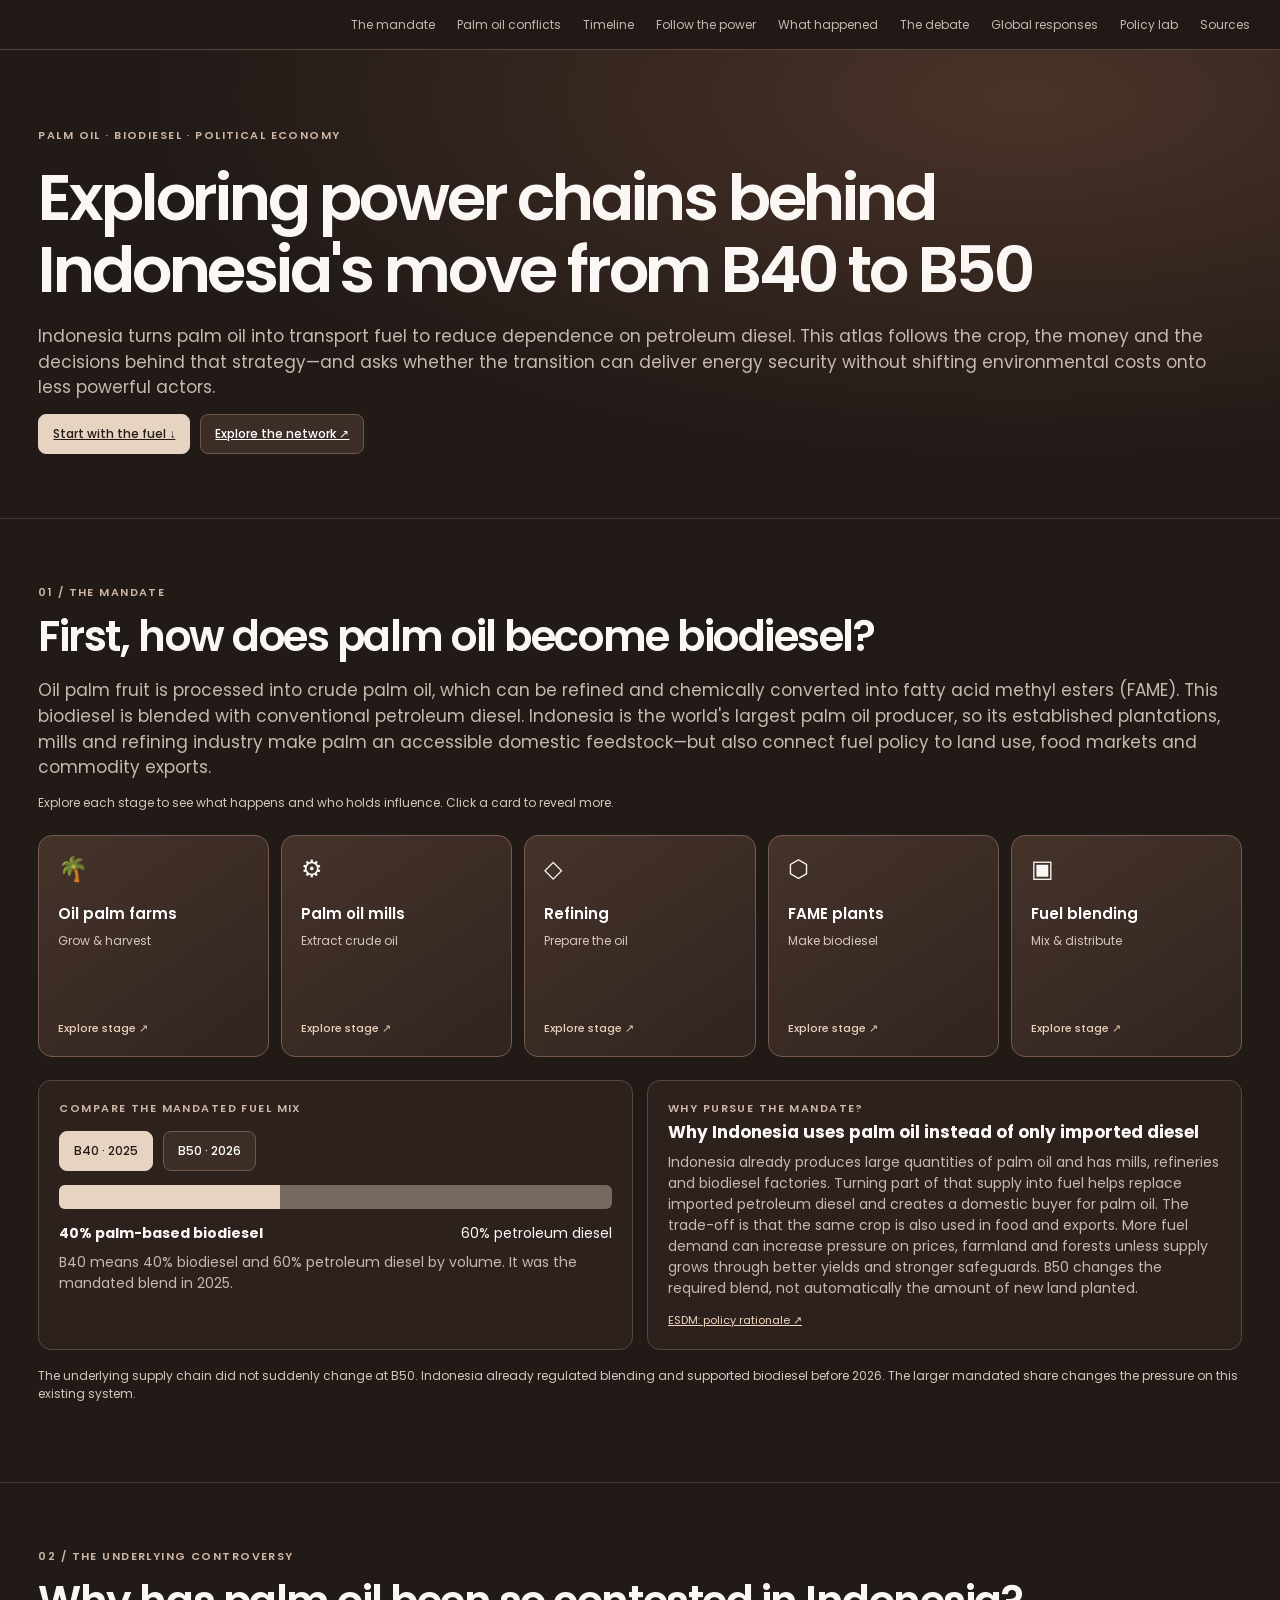
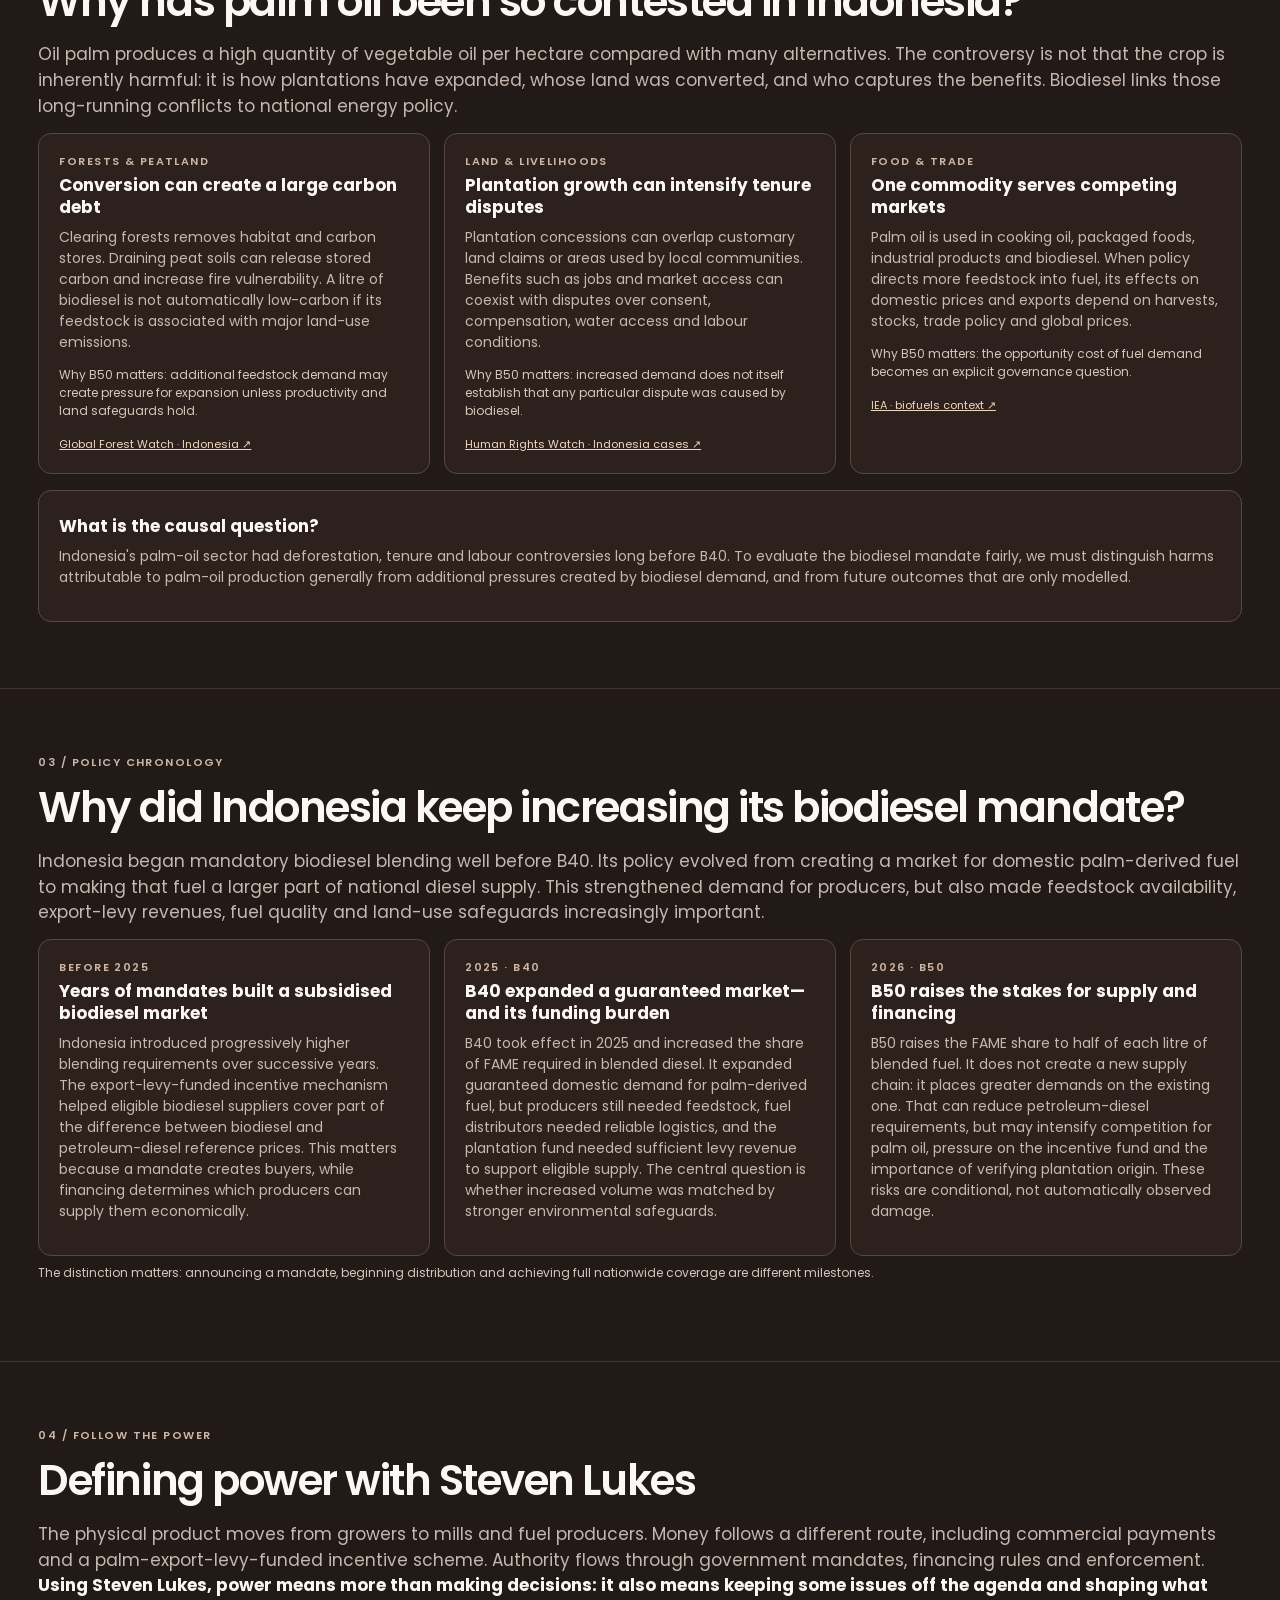
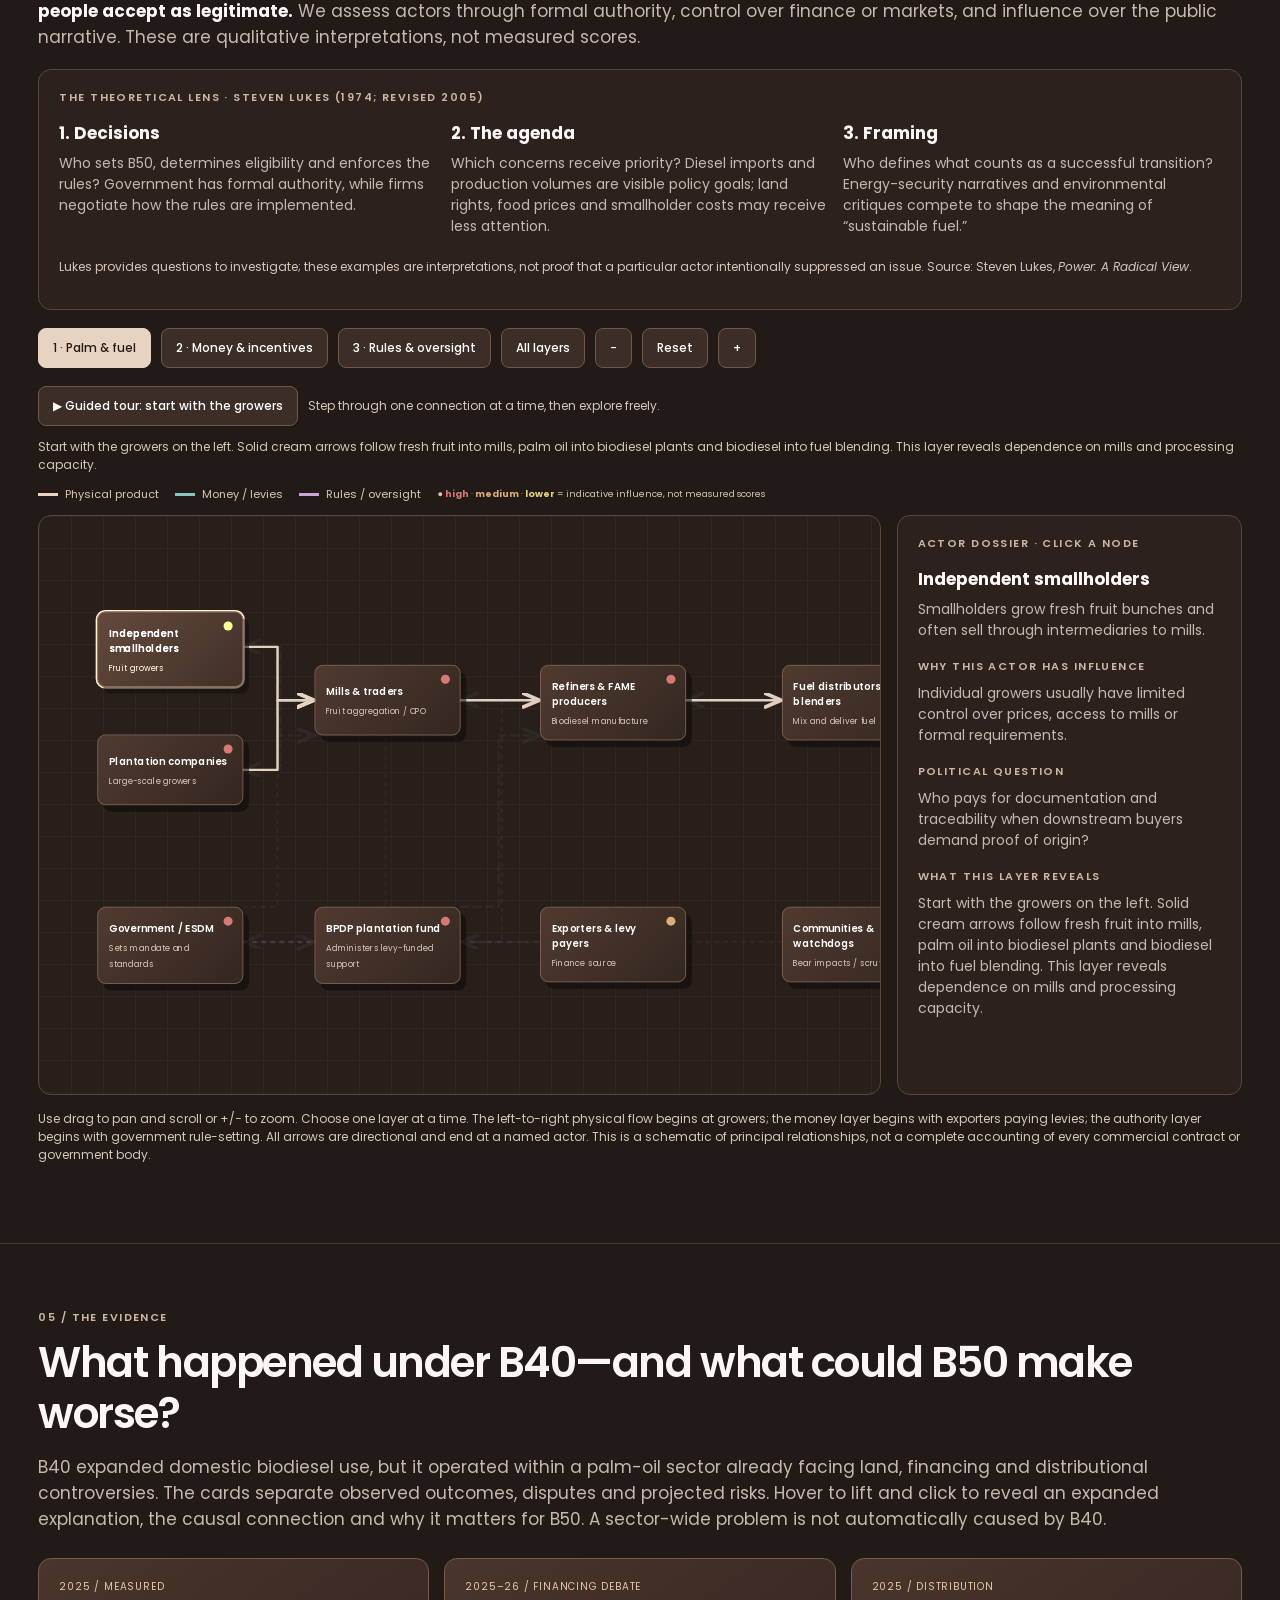
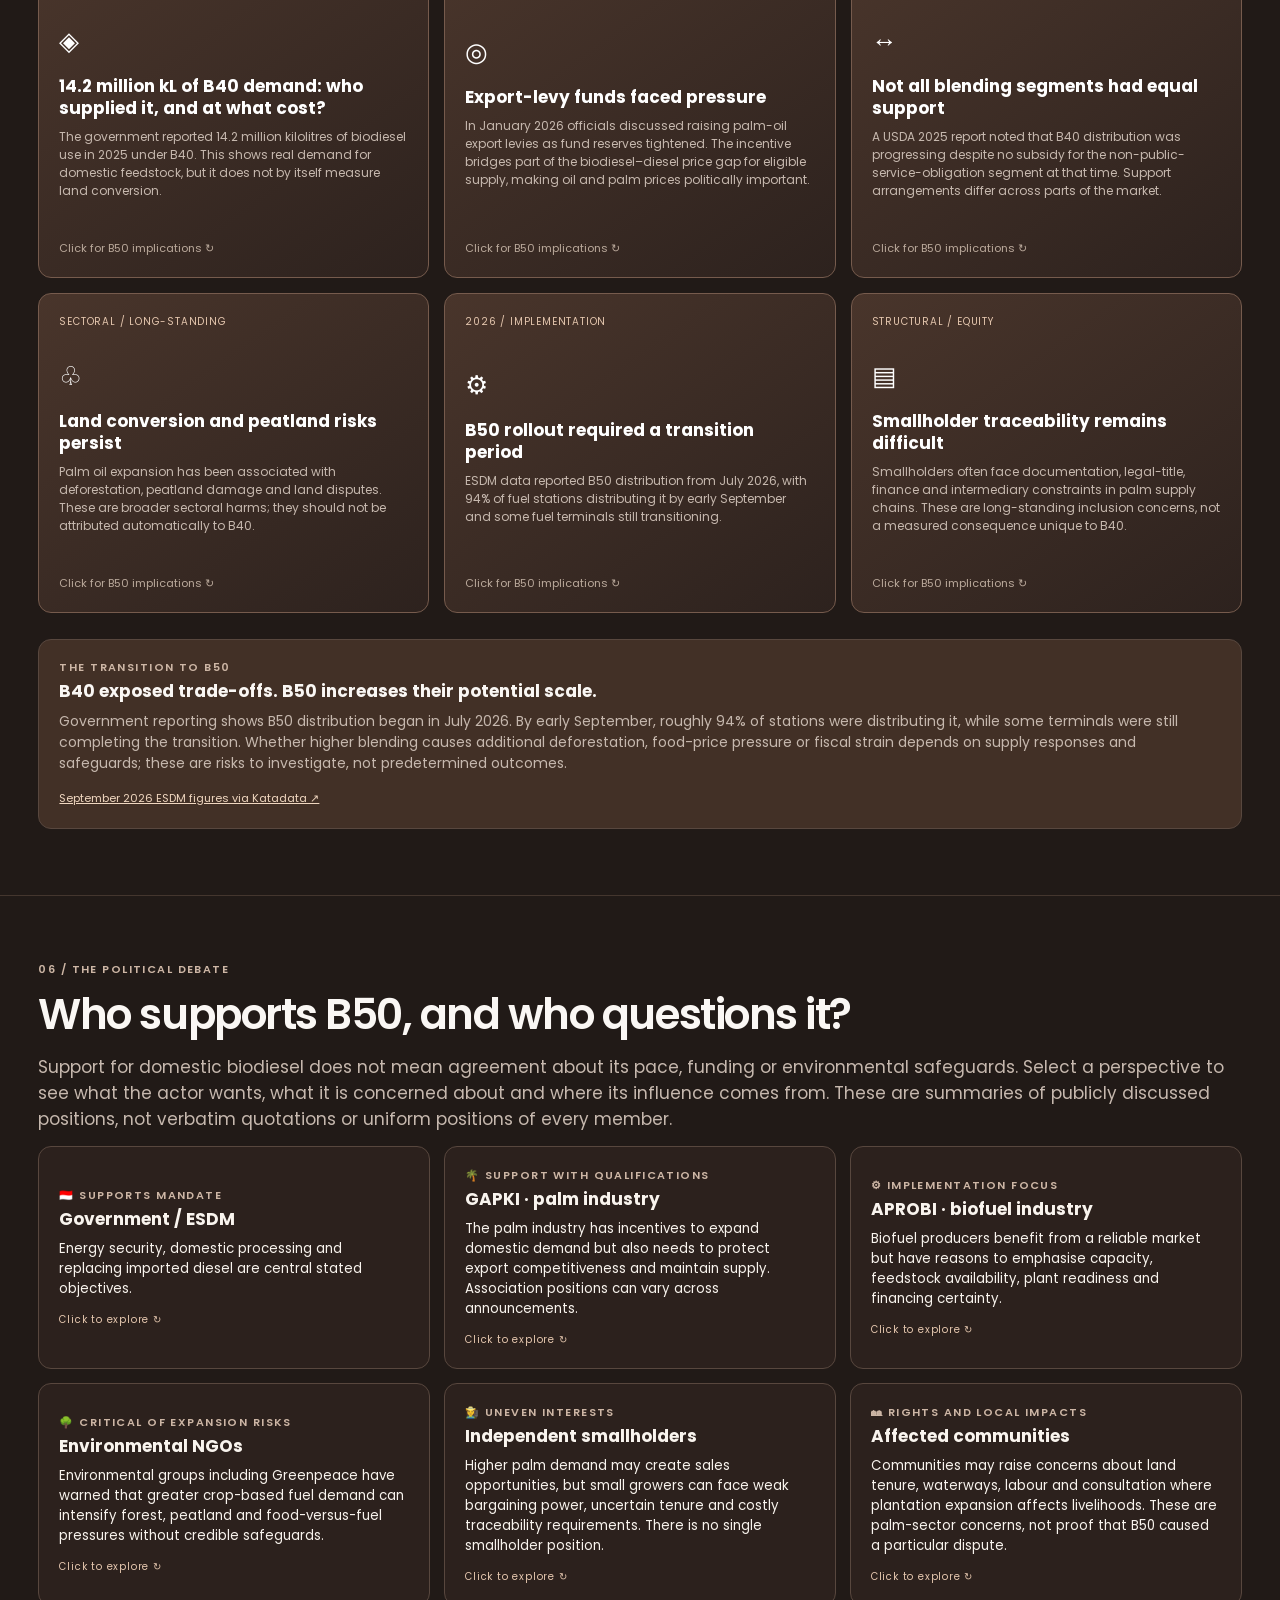
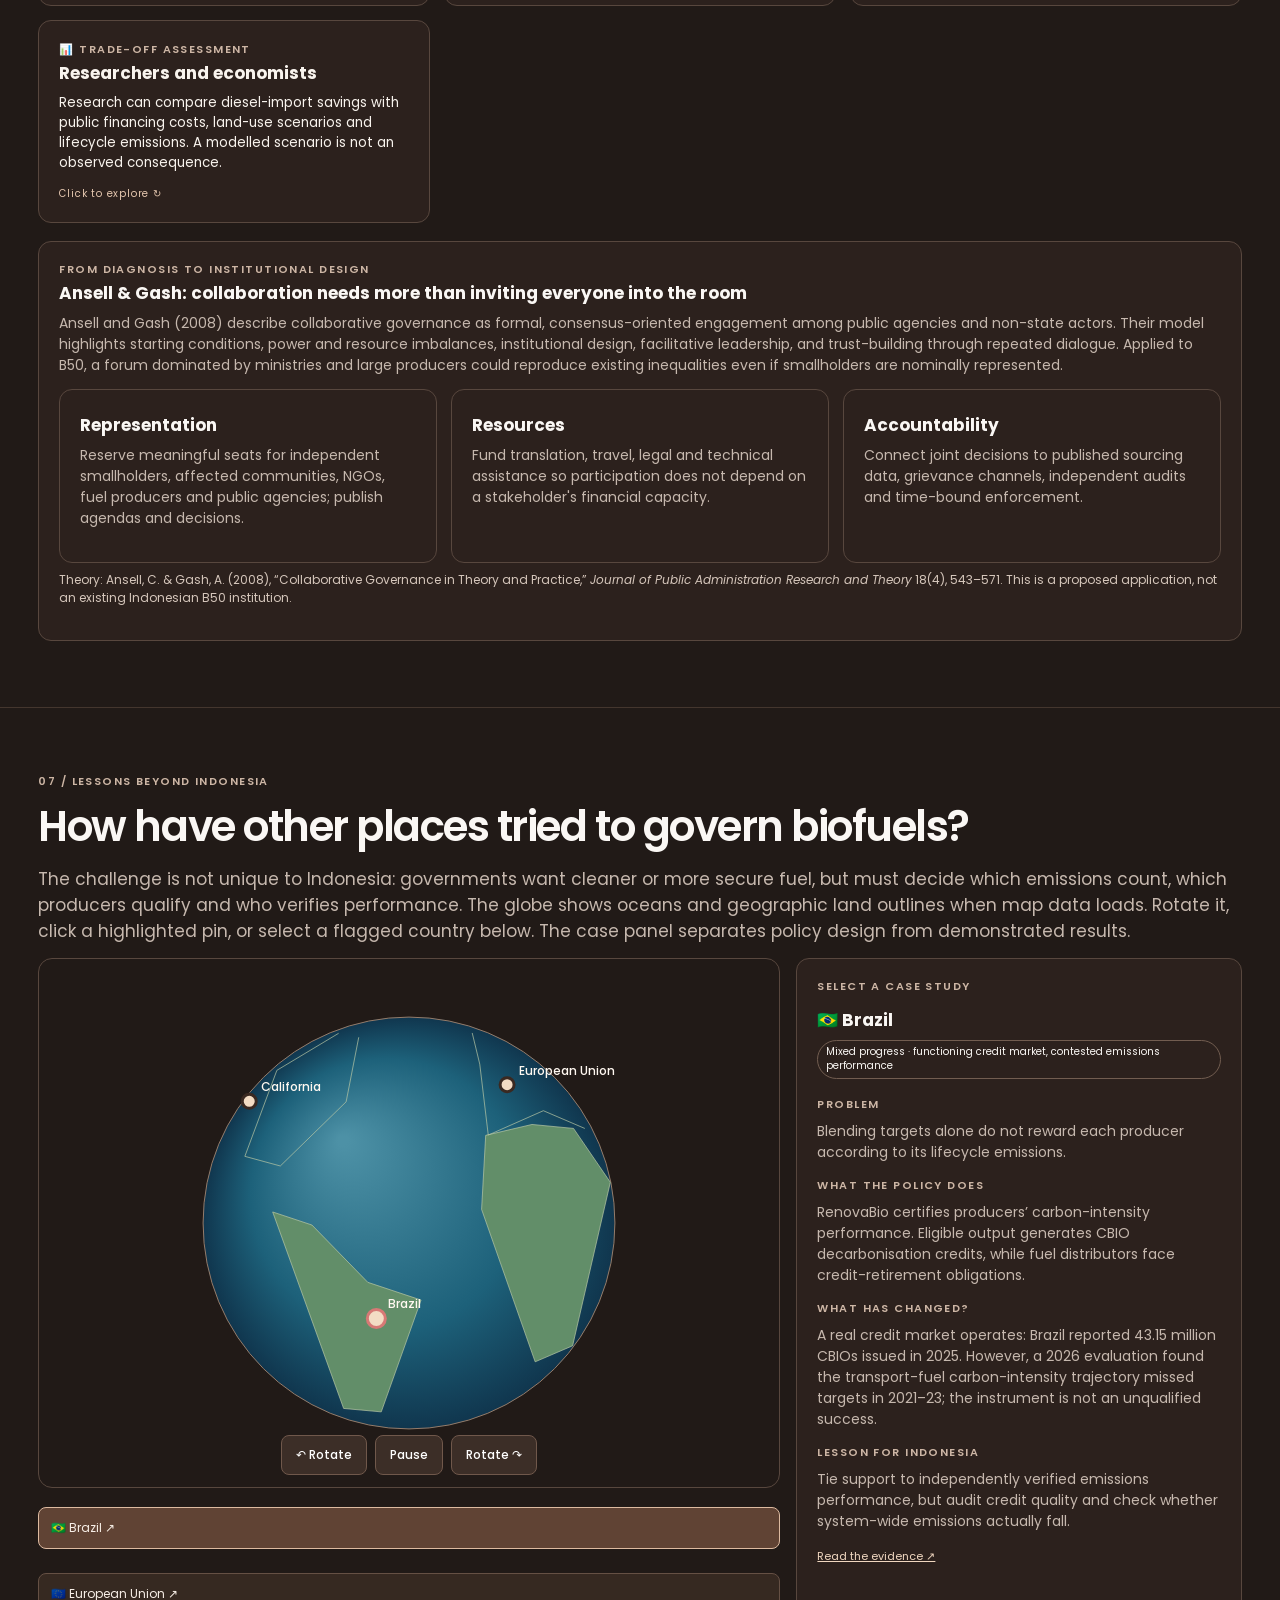
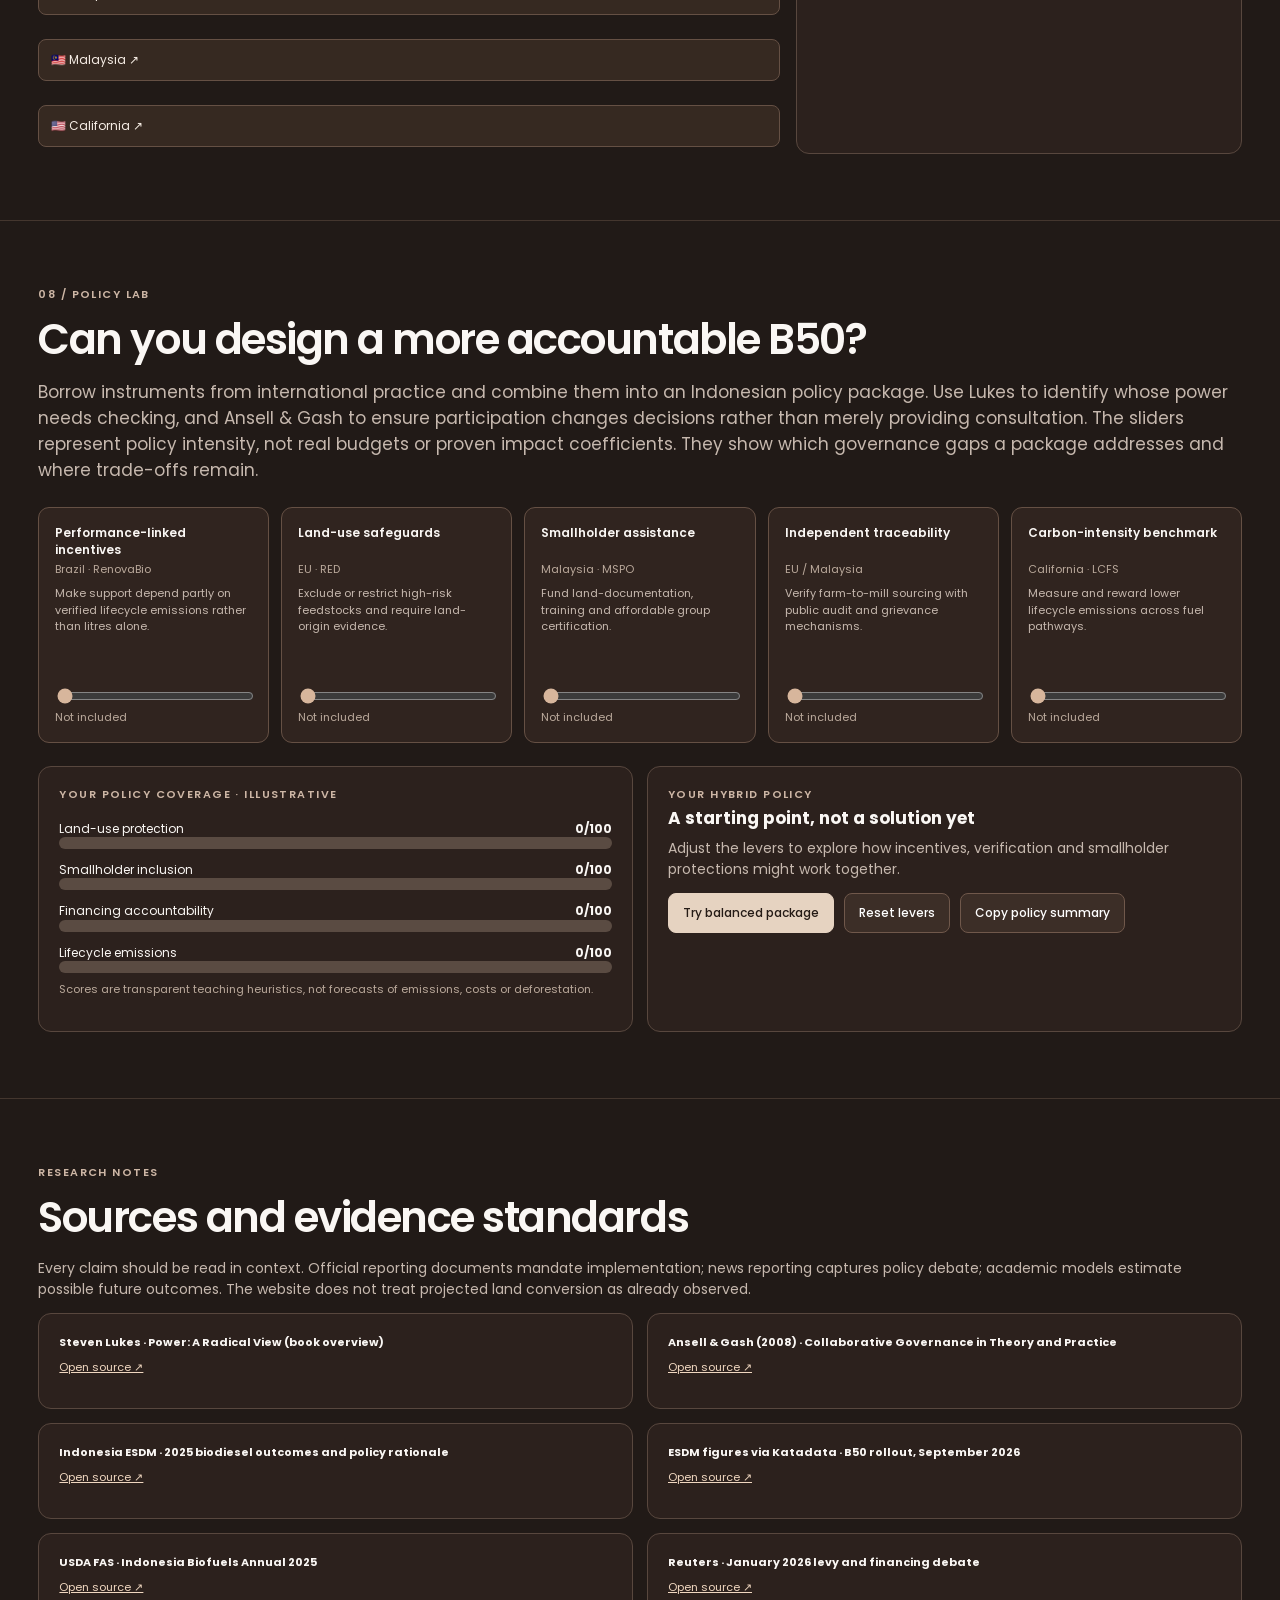
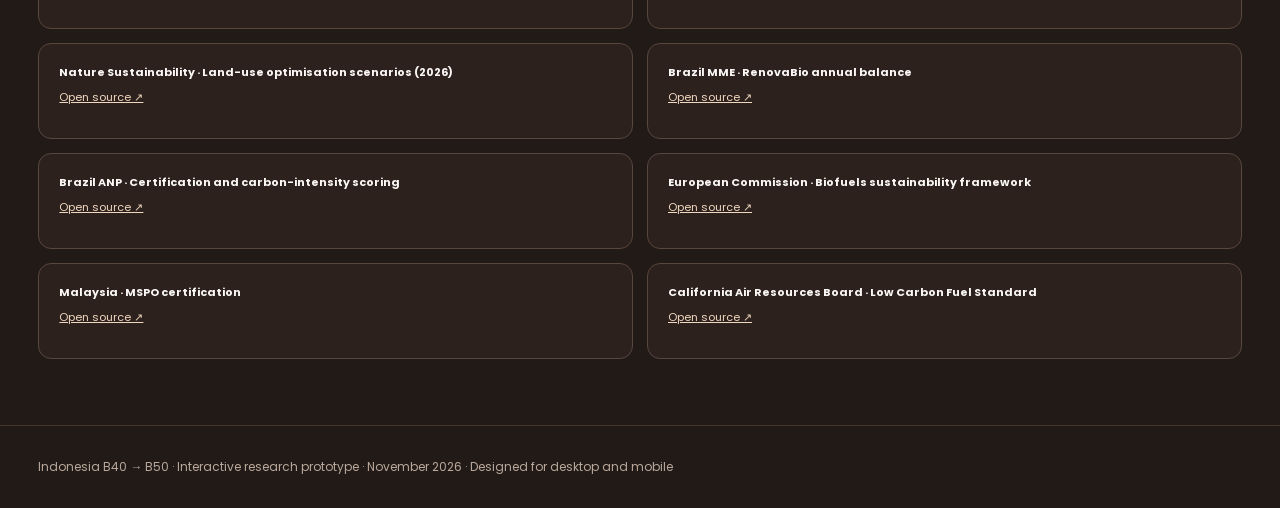
<file: index.html>
<!DOCTYPE html>
<html lang="en"><head><meta charset="utf-8"/><meta content="width=device-width,initial-scale=1" name="viewport"/><title>Indonesia B40 → B50 | Power chains</title><link href="https://fonts.googleapis.com" rel="preconnect"/><link crossorigin="" href="https://fonts.gstatic.com" rel="preconnect"/><link href="https://fonts.googleapis.com/css2?family=Poppins:wght@400;500;600;700&amp;display=swap" rel="stylesheet"/><link href="css/styles.css" rel="stylesheet"/></head><body><header><nav><a href="#mandate">The mandate</a><a href="#palm-conflict">Palm oil conflicts</a><a href="#timeline">Timeline</a><a href="#network">Follow the power</a><a href="#tensions">What happened</a><a href="#voices">The debate</a><a href="#world">Global responses</a><a href="#lab">Policy lab</a><a href="#sources">Sources</a></nav></header><main><section class="hero"><div class="wrap"><div class="ey">Palm oil · biodiesel · political economy</div><h1>Exploring power chains behind Indonesia's move from B40 to B50</h1><p class="lead">Indonesia turns palm oil into transport fuel to reduce dependence on petroleum diesel. This atlas follows the crop, the money and the decisions behind that strategy—and asks whether the transition can deliver energy security without shifting environmental costs onto less powerful actors.</p><div class="row"><a class="btn primary" href="#mandate">Start with the fuel ↓</a><a class="btn" href="#network">Explore the network ↗</a></div></div></section>
<section id="mandate"><div class="wrap"><div class="ey">01 / The mandate</div><h2>First, how does palm oil become biodiesel?</h2><p class="lead">Oil palm fruit is processed into crude palm oil, which can be refined and chemically converted into fatty acid methyl esters (FAME). This biodiesel is blended with conventional petroleum diesel. Indonesia is the world's largest palm oil producer, so its established plantations, mills and refining industry make palm an accessible domestic feedstock—but also connect fuel policy to land use, food markets and commodity exports.</p><p class="note">Explore each stage to see what happens and who holds influence. Click a card to reveal more.</p><div class="process" id="productionCards"></div><div class="grid two"><div class="card"><div class="ey">Compare the mandated fuel mix</div><div class="row" style="margin-top:14px"><button class="chip active" id="b40">B40 · 2025</button><button class="chip" id="b50">B50 · 2026</button></div><div class="blend"><div id="biofill" style="width:40%"></div></div><div class="row" style="justify-content:space-between"><strong id="biotxt">40% palm-based biodiesel</strong><span id="dieseltxt">60% petroleum diesel</span></div><p id="blenddesc">B40 means 40% biodiesel and 60% petroleum diesel by volume. It was the mandated blend in 2025.</p></div><div class="card"><div class="ey">Why pursue the mandate?</div><h3>Why Indonesia uses palm oil instead of only imported diesel</h3><p>Indonesia already produces large quantities of palm oil and has mills, refineries and biodiesel factories. Turning part of that supply into fuel helps replace imported petroleum diesel and creates a domestic buyer for palm oil. The trade-off is that the same crop is also used in food and exports. More fuel demand can increase pressure on prices, farmland and forests unless supply grows through better yields and stronger safeguards. B50 changes the required blend, not automatically the amount of new land planted.</p><div class="source"><a href="https://www.esdm.go.id/en/media-center/news-archives/mandatori-biodiesel-perkuat-ketahanan-energi-pemerintah-targetkan-stop-impor-solar-2026" rel="noopener" target="_blank">ESDM: policy rationale ↗</a></div></div></div><p class="note" style="margin-top:17px">The underlying supply chain did not suddenly change at B50. Indonesia already regulated blending and supported biodiesel before 2026. The larger mandated share changes the pressure on this existing system.</p></div></section>
<section id="palm-conflict"><div class="wrap"><div class="ey">02 / The underlying controversy</div><h2>Why has palm oil been so contested in Indonesia?</h2><p class="lead">Oil palm produces a high quantity of vegetable oil per hectare compared with many alternatives. The controversy is not that the crop is inherently harmful: it is how plantations have expanded, whose land was converted, and who captures the benefits. Biodiesel links those long-running conflicts to national energy policy.</p><div class="grid three"><article class="card"><div class="ey">FORESTS &amp; PEATLAND</div><h3>Conversion can create a large carbon debt</h3><p>Clearing forests removes habitat and carbon stores. Draining peat soils can release stored carbon and increase fire vulnerability. A litre of biodiesel is not automatically low-carbon if its feedstock is associated with major land-use emissions.</p><p class="note">Why B50 matters: additional feedstock demand may create pressure for expansion unless productivity and land safeguards hold.</p><a class="source" href="https://www.globalforestwatch.org/dashboards/country/IDN/" rel="noopener" target="_blank">Global Forest Watch · Indonesia ↗</a></article><article class="card"><div class="ey">LAND &amp; LIVELIHOODS</div><h3>Plantation growth can intensify tenure disputes</h3><p>Plantation concessions can overlap customary land claims or areas used by local communities. Benefits such as jobs and market access can coexist with disputes over consent, compensation, water access and labour conditions.</p><p class="note">Why B50 matters: increased demand does not itself establish that any particular dispute was caused by biodiesel.</p><a class="source" href="https://www.hrw.org/report/2019/09/22/when-we-lost-forest-we-lost-everything/oil-palm-plantations-and-rights-violations" rel="noopener" target="_blank">Human Rights Watch · Indonesia cases ↗</a></article><article class="card"><div class="ey">FOOD &amp; TRADE</div><h3>One commodity serves competing markets</h3><p>Palm oil is used in cooking oil, packaged foods, industrial products and biodiesel. When policy directs more feedstock into fuel, its effects on domestic prices and exports depend on harvests, stocks, trade policy and global prices.</p><p class="note">Why B50 matters: the opportunity cost of fuel demand becomes an explicit governance question.</p><a class="source" href="https://www.iea.org/reports/renewables-2024/renewable-fuels" rel="noopener" target="_blank">IEA · biofuels context ↗</a></article></div><div class="card" style="margin-top:16px"><h3>What is the causal question?</h3><p>Indonesia's palm-oil sector had deforestation, tenure and labour controversies long before B40. To evaluate the biodiesel mandate fairly, we must distinguish harms attributable to palm-oil production generally from additional pressures created by biodiesel demand, and from future outcomes that are only modelled.</p></div></div></section><section id="timeline"><div class="wrap"><div class="ey">03 / Policy chronology</div><h2>Why did Indonesia keep increasing its biodiesel mandate?</h2><p class="lead">Indonesia began mandatory biodiesel blending well before B40. Its policy evolved from creating a market for domestic palm-derived fuel to making that fuel a larger part of national diesel supply. This strengthened demand for producers, but also made feedstock availability, export-levy revenues, fuel quality and land-use safeguards increasingly important.</p><div class="grid three"><article class="card"><div class="ey">Before 2025</div><h3>Years of mandates built a subsidised biodiesel market</h3><p>Indonesia introduced progressively higher blending requirements over successive years. The export-levy-funded incentive mechanism helped eligible biodiesel suppliers cover part of the difference between biodiesel and petroleum-diesel reference prices. This matters because a mandate creates buyers, while financing determines which producers can supply them economically.</p></article><article class="card"><div class="ey">2025 · B40</div><h3>B40 expanded a guaranteed market—and its funding burden</h3><p>B40 took effect in 2025 and increased the share of FAME required in blended diesel. It expanded guaranteed domestic demand for palm-derived fuel, but producers still needed feedstock, fuel distributors needed reliable logistics, and the plantation fund needed sufficient levy revenue to support eligible supply. The central question is whether increased volume was matched by stronger environmental safeguards.</p></article><article class="card"><div class="ey">2026 · B50</div><h3>B50 raises the stakes for supply and financing</h3><p>B50 raises the FAME share to half of each litre of blended fuel. It does not create a new supply chain: it places greater demands on the existing one. That can reduce petroleum-diesel requirements, but may intensify competition for palm oil, pressure on the incentive fund and the importance of verifying plantation origin. These risks are conditional, not automatically observed damage.</p></article></div><p class="note">The distinction matters: announcing a mandate, beginning distribution and achieving full nationwide coverage are different milestones.</p></div></section><section id="network"><div class="wrap"><div class="ey">04 / Follow the power</div><h2>Defining power with Steven Lukes</h2><p class="lead">The physical product moves from growers to mills and fuel producers. Money follows a different route, including commercial payments and a palm-export-levy-funded incentive scheme. Authority flows through government mandates, financing rules and enforcement. <strong>Using Steven Lukes, power means more than making decisions: it also means keeping some issues off the agenda and shaping what people accept as legitimate.</strong> We assess actors through formal authority, control over finance or markets, and influence over the public narrative. These are qualitative interpretations, not measured scores.</p><div class="card" style="margin:18px 0"><div class="ey">The theoretical lens · Steven Lukes (1974; revised 2005)</div><div class="grid three" style="margin-top:12px"><div><h3>1. Decisions</h3><p>Who sets B50, determines eligibility and enforces the rules? Government has formal authority, while firms negotiate how the rules are implemented.</p></div><div><h3>2. The agenda</h3><p>Which concerns receive priority? Diesel imports and production volumes are visible policy goals; land rights, food prices and smallholder costs may receive less attention.</p></div><div><h3>3. Framing</h3><p>Who defines what counts as a successful transition? Energy-security narratives and environmental critiques compete to shape the meaning of “sustainable fuel.”</p></div></div><p class="note">Lukes provides questions to investigate; these examples are interpretations, not proof that a particular actor intentionally suppressed an issue. Source: Steven Lukes, <em>Power: A Radical View</em>.</p></div><div class="row" style="margin:18px 0"><button class="chip active" data-flow="material">1 · Palm &amp; fuel</button><button class="chip" data-flow="money">2 · Money &amp; incentives</button><button class="chip" data-flow="authority">3 · Rules &amp; oversight</button><button class="chip" id="allflow">All layers</button><button class="chip" id="zoomout">−</button><button class="chip" id="reset">Reset</button><button class="chip" id="zoomin">+</button></div><div class="row" style="margin:8px 0 12px"><button class="chip" id="tour">▶ Guided tour: start with the growers</button><span class="note" id="tourStep">Step through one connection at a time, then explore freely.</span></div><p class="note" id="flowExplain">Start at the growers on the left. Follow the solid cream arrows to the right: fruit → crude palm oil → biodiesel → blended fuel. Select a node to see its role and bargaining power.</p><div class="legend"><span>Physical product</span><span class="m">Money / levies</span><span class="a">Rules / oversight</span><small>● <b style="color:var(--red)">high</b> · <b style="color:var(--amber)">medium</b> · <b style="color:var(--yellow)">lower</b> = indicative influence, not measured scores</small></div><div class="layout"><div class="stage" id="stage"><div class="world" id="networkWorld"><svg height="660" viewbox="0 0 1200 660" width="1200"><defs><marker id="arMat" markerheight="9" markerwidth="9" orient="auto" refx="7" refy="3"><path d="M0 0 L7 3 L0 6" fill="none" stroke="#e6d3c1" stroke-width="1.5"></path></marker><marker id="arMoney" markerheight="9" markerwidth="9" orient="auto" refx="7" refy="3"><path d="M0 0 L7 3 L0 6" fill="none" stroke="#8bc4c1" stroke-width="1.5"></path></marker><marker id="arAuth" markerheight="9" markerwidth="9" orient="auto" refx="7" refy="3"><path d="M0 0 L7 3 L0 6" fill="none" stroke="#c8a8d8" stroke-width="1.5"></path></marker></defs><g id="edges"></g></svg><div id="nodes"></div></div></div><aside class="card" style="align-self:stretch"><div class="ey">Actor dossier · click a node</div><h3 id="actorName" style="margin-top:16px">Independent smallholders</h3><p id="actorDesc">Grow oil palm fruit and sell it to traders or mills, often with limited leverage over prices and documentation.</p><div class="ey" style="margin-top:18px">Why this actor has influence</div><p id="actorPower">Smallholders are numerous but individually have limited control over prices, refinery access and the rules of subsidy eligibility.</p><div class="ey" style="margin-top:18px">Political question</div><p id="actorQuestion">Who pays for compliance and traceability when downstream buyers require proof of origin?</p><div class="ey" style="margin-top:18px">What this layer reveals</div><p id="layerLesson">The actors supplying the crop are not necessarily those setting prices, rules or financial incentives.</p></aside></div><p class="note" style="margin-top:15px">Use drag to pan and scroll or +/− to zoom. Choose one layer at a time. The left-to-right physical flow begins at growers; the money layer begins with exporters paying levies; the authority layer begins with government rule-setting. All arrows are directional and end at a named actor. This is a schematic of principal relationships, not a complete accounting of every commercial contract or government body.</p></div></section>
<section id="tensions"><div class="wrap"><div class="ey">05 / The evidence</div><h2>What happened under B40—and what could B50 make worse?</h2><p class="lead">B40 expanded domestic biodiesel use, but it operated within a palm-oil sector already facing land, financing and distributional controversies. The cards separate observed outcomes, disputes and projected risks. Hover to lift and click to reveal an expanded explanation, the causal connection and why it matters for B50. A sector-wide problem is not automatically caused by B40.</p><div class="flipgrid" id="flipgrid"></div><div class="card" style="background:#423026"><div class="ey">The transition to B50</div><h3>B40 exposed trade-offs. B50 increases their potential scale.</h3><p>Government reporting shows B50 distribution began in July 2026. By early September, roughly 94% of stations were distributing it, while some terminals were still completing the transition. Whether higher blending causes additional deforestation, food-price pressure or fiscal strain depends on supply responses and safeguards; these are risks to investigate, not predetermined outcomes.</p><a class="source" href="https://databoks.katadata.co.id/en/energy/statistics/6aa255d28480f/biodiesel-utilization-in-indonesia-reaches-107-million-kl-as-of-september-2026" rel="noopener" target="_blank">September 2026 ESDM figures via Katadata ↗</a></div></div></section>
<section id="voices"><div class="wrap"><div class="ey">06 / The political debate</div><h2>Who supports B50, and who questions it?</h2><p class="lead">Support for domestic biodiesel does not mean agreement about its pace, funding or environmental safeguards. Select a perspective to see what the actor wants, what it is concerned about and where its influence comes from. These are summaries of publicly discussed positions, not verbatim quotations or uniform positions of every member.</p><div class="grid three" id="voiceCards"></div><div class="card" style="margin-top:18px"><div class="ey">From diagnosis to institutional design</div><h3>Ansell &amp; Gash: collaboration needs more than inviting everyone into the room</h3><p>Ansell and Gash (2008) describe collaborative governance as formal, consensus-oriented engagement among public agencies and non-state actors. Their model highlights starting conditions, power and resource imbalances, institutional design, facilitative leadership, and trust-building through repeated dialogue. Applied to B50, a forum dominated by ministries and large producers could reproduce existing inequalities even if smallholders are nominally represented.</p><div class="grid three" style="margin-top:12px"><div class="card"><h3>Representation</h3><p>Reserve meaningful seats for independent smallholders, affected communities, NGOs, fuel producers and public agencies; publish agendas and decisions.</p></div><div class="card"><h3>Resources</h3><p>Fund translation, travel, legal and technical assistance so participation does not depend on a stakeholder's financial capacity.</p></div><div class="card"><h3>Accountability</h3><p>Connect joint decisions to published sourcing data, grievance channels, independent audits and time-bound enforcement.</p></div></div><p class="note">Theory: Ansell, C. &amp; Gash, A. (2008), “Collaborative Governance in Theory and Practice,” <em>Journal of Public Administration Research and Theory</em> 18(4), 543–571. This is a proposed application, not an existing Indonesian B50 institution.</p></div></div></section><section id="world"><div class="wrap"><div class="ey">07 / Lessons beyond Indonesia</div><h2>How have other places tried to govern biofuels?</h2><p class="lead">The challenge is not unique to Indonesia: governments want cleaner or more secure fuel, but must decide which emissions count, which producers qualify and who verifies performance. The globe shows oceans and geographic land outlines when map data loads. Rotate it, click a highlighted pin, or select a flagged country below. The case panel separates policy design from demonstrated results.</p><div class="maplayout"><div><div class="globeBox"><canvas aria-label="Interactive geographic globe with country pins" id="globe"></canvas><div class="globecontrols"><button class="chip" id="rotleft">↶ Rotate</button><button class="chip" id="rotpause">Pause</button><button class="chip" id="rotright">Rotate ↷</button></div></div><div class="row" id="countryButtons" style="margin-top:12px"></div></div><aside class="card"><div class="ey">Select a case study</div><h3 id="countryTitle" style="margin-top:14px">🇧🇷 Brazil · RenovaBio</h3><div class="pill" id="countryVerdict">Mixed progress</div><div class="ey" style="margin-top:18px">Problem</div><p id="countryProblem"></p><div class="ey" style="margin-top:15px">What the policy does</div><p id="countryPolicy"></p><div class="ey" style="margin-top:15px">What has changed?</div><p id="countryResult"></p><div class="ey" style="margin-top:15px">Lesson for Indonesia</div><p id="countryLesson"></p><a class="source" id="countrySource" rel="noopener" target="_blank">Read the evidence ↗</a></aside></div></div></section>
<section id="lab"><div class="wrap"><div class="ey">08 / Policy lab</div><h2>Can you design a more accountable B50?</h2><p class="lead">Borrow instruments from international practice and combine them into an Indonesian policy package. Use Lukes to identify whose power needs checking, and Ansell &amp; Gash to ensure participation changes decisions rather than merely providing consultation. The sliders represent policy intensity, not real budgets or proven impact coefficients. They show which governance gaps a package addresses and where trade-offs remain.</p><div class="lab" id="levers"></div><div class="grid two"><div class="card"><div class="ey">Your policy coverage · illustrative</div><div class="bars" id="scoreBars" style="margin-top:17px"></div><p class="tiny">Scores are transparent teaching heuristics, not forecasts of emissions, costs or deforestation.</p></div><div class="card"><div class="ey">Your hybrid policy</div><h3 id="policyName">A starting point, not a solution yet</h3><p id="policyText">Adjust the levers to explore how incentives, verification and smallholder protections might work together.</p><div class="row"><button class="btn primary" id="balanced">Try balanced package</button><button class="btn" id="clear">Reset levers</button><button class="btn" id="copy">Copy policy summary</button></div></div></div></div></section>
<section id="sources"><div class="wrap"><div class="ey">Research notes</div><h2>Sources and evidence standards</h2><p>Every claim should be read in context. Official reporting documents mandate implementation; news reporting captures policy debate; academic models estimate possible future outcomes. The website does not treat projected land conversion as already observed.</p><div class="grid two" id="sourceList"></div></div></section></main><div class="wrap footer">Indonesia B40 → B50 · Interactive research prototype · November 2026 · Designed for desktop and mobile</div>
<script src="js/app.js"></script></body></html>
</file>
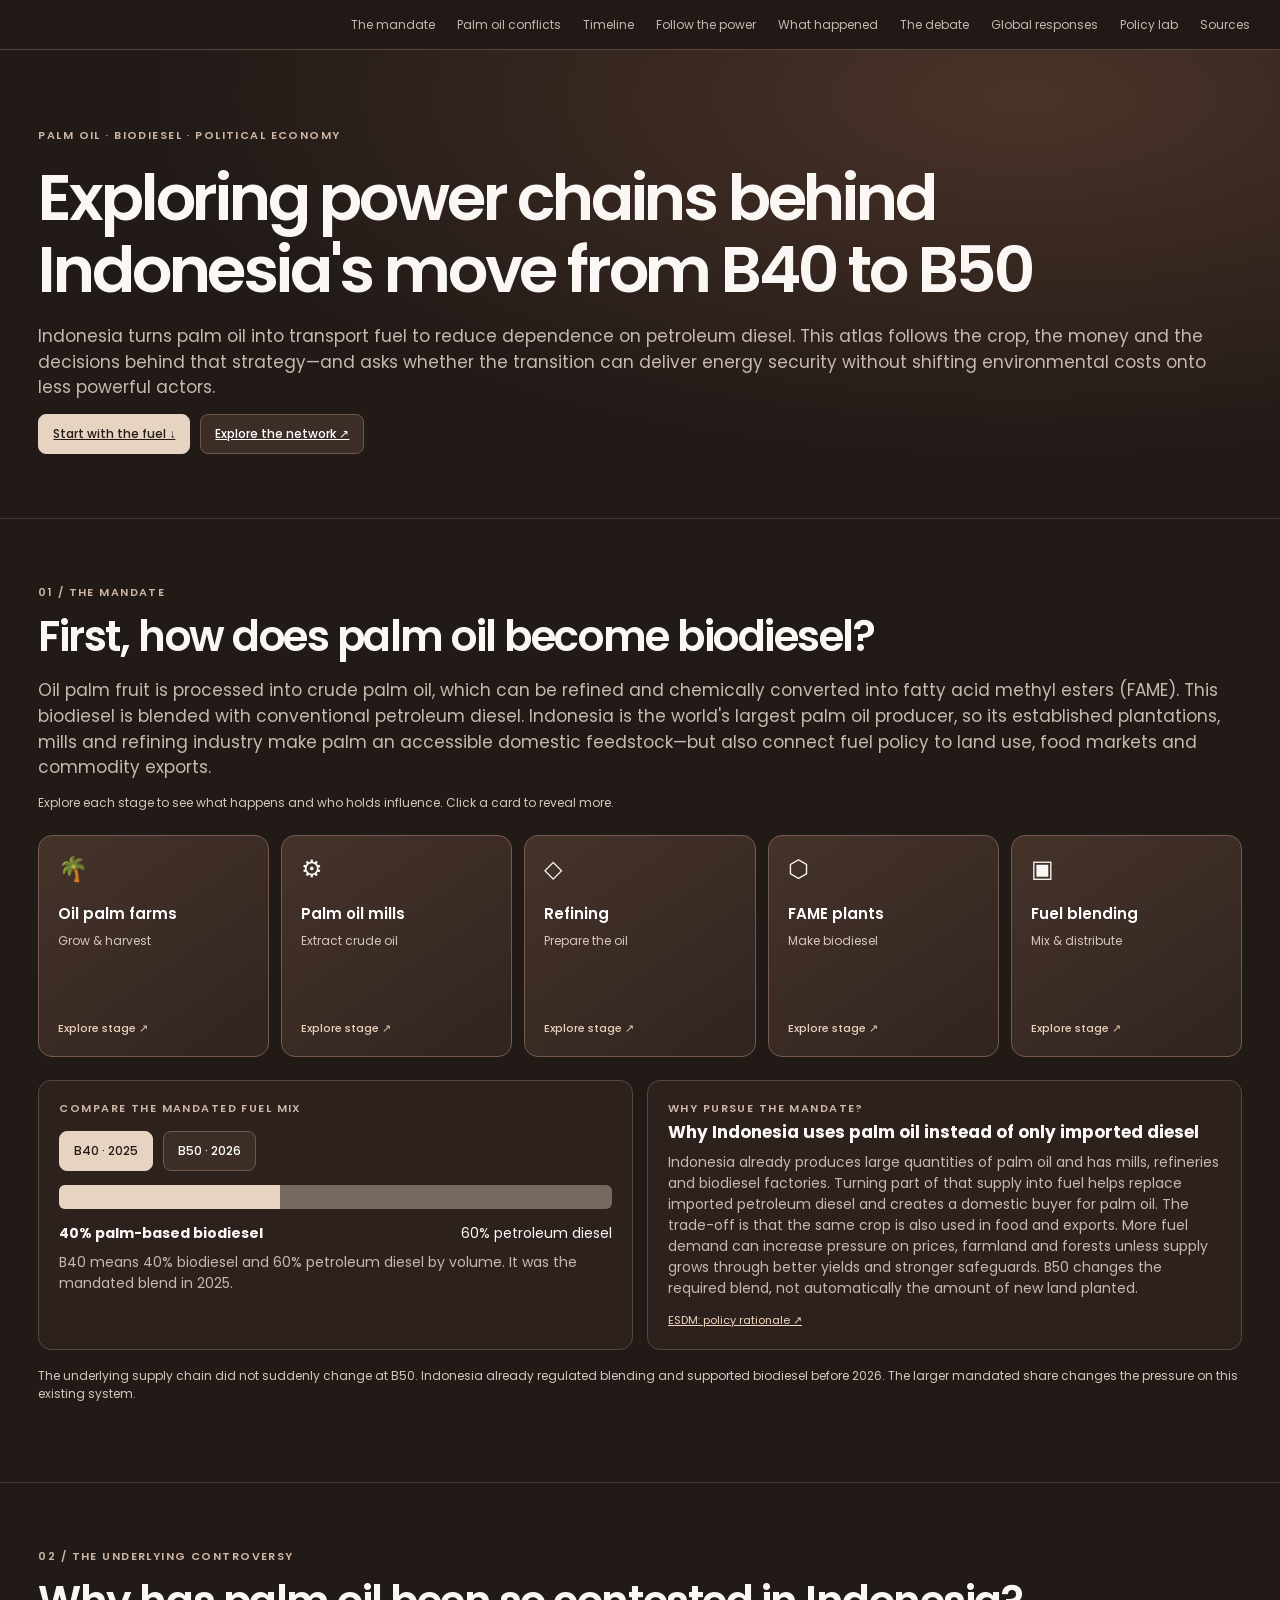
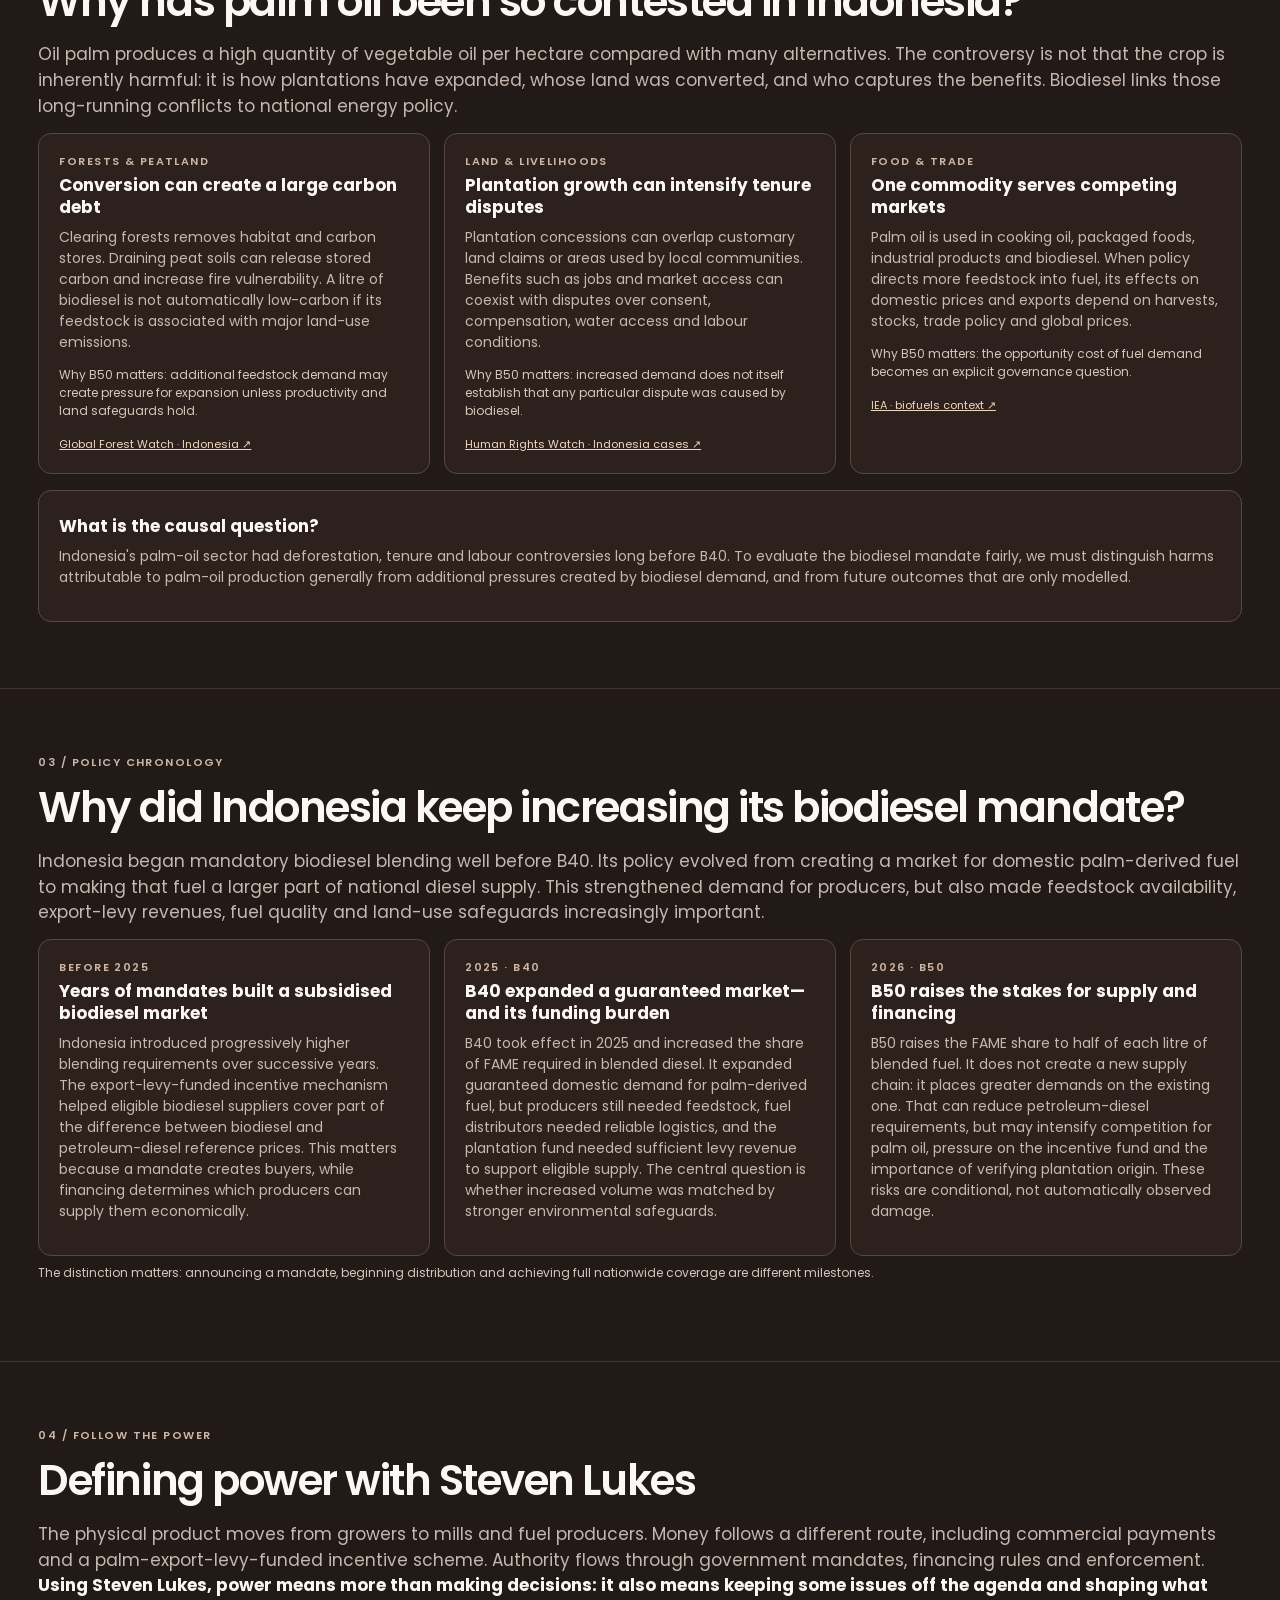
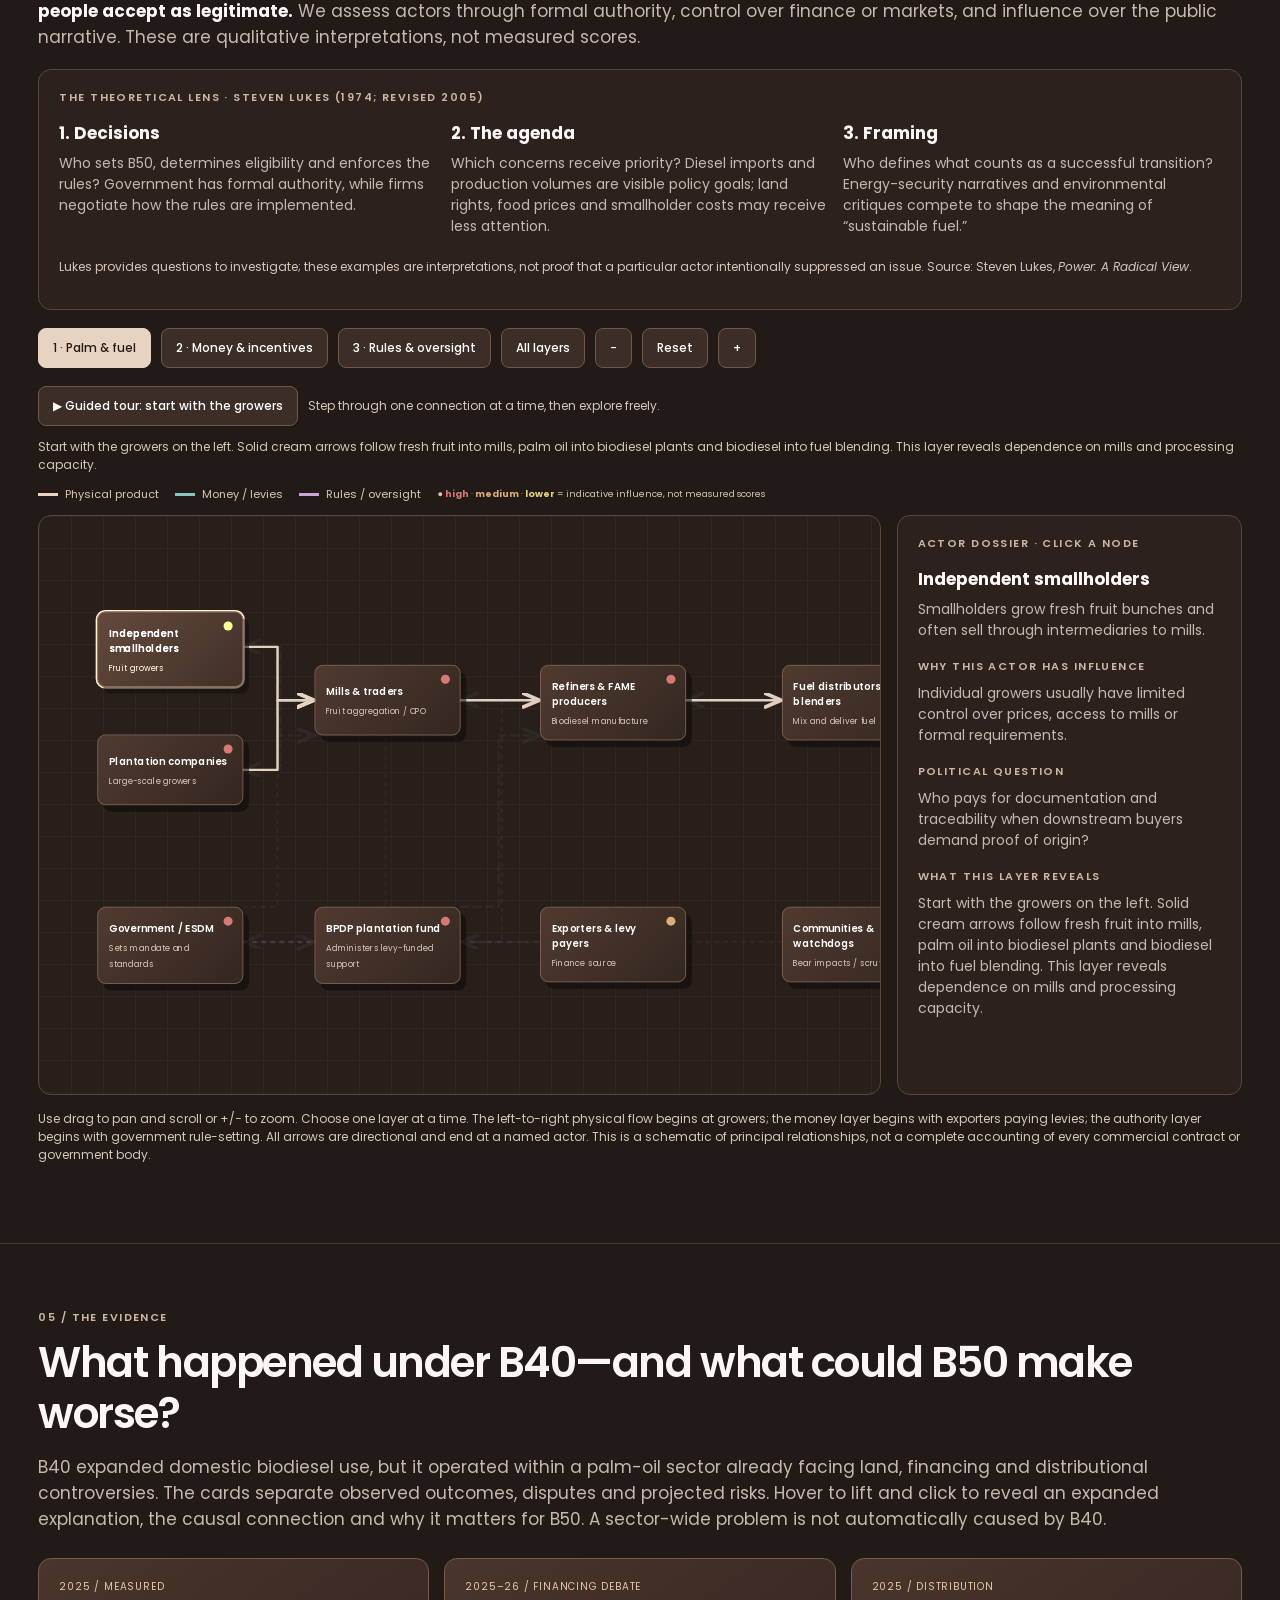
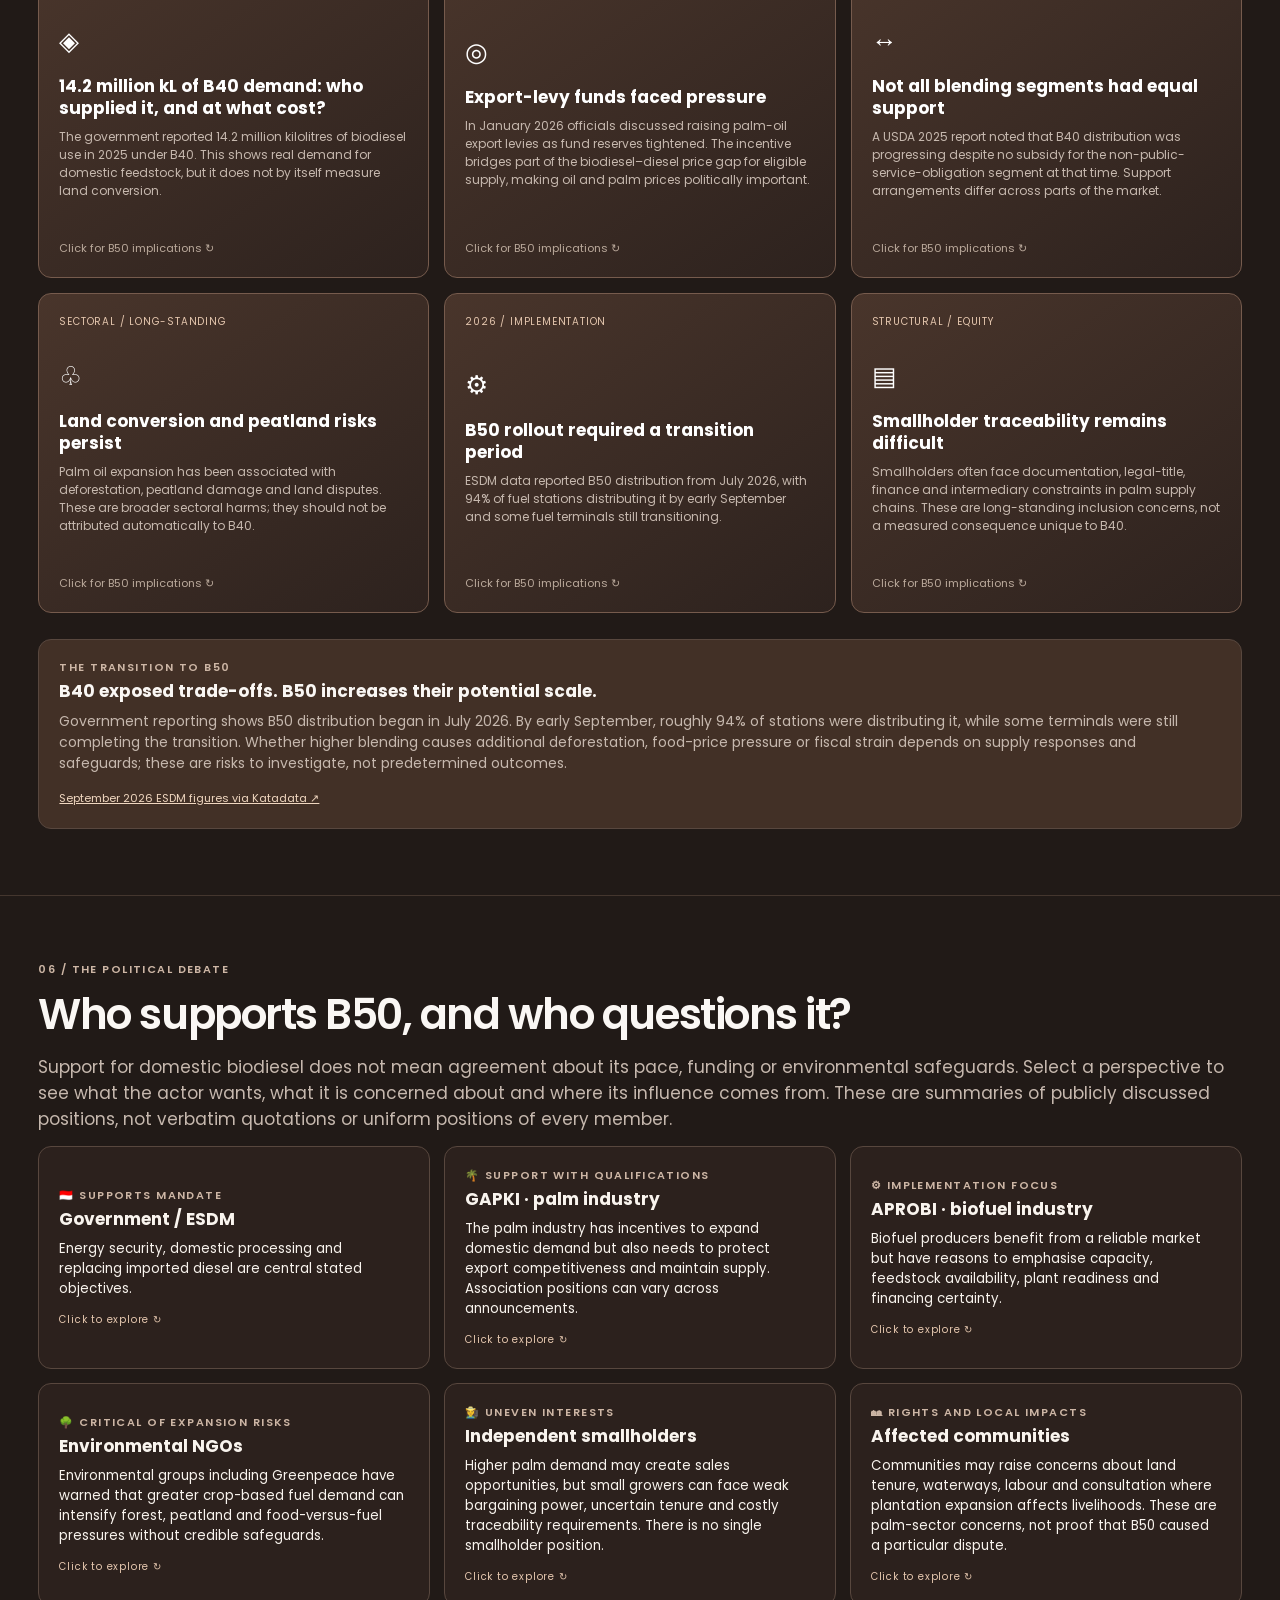
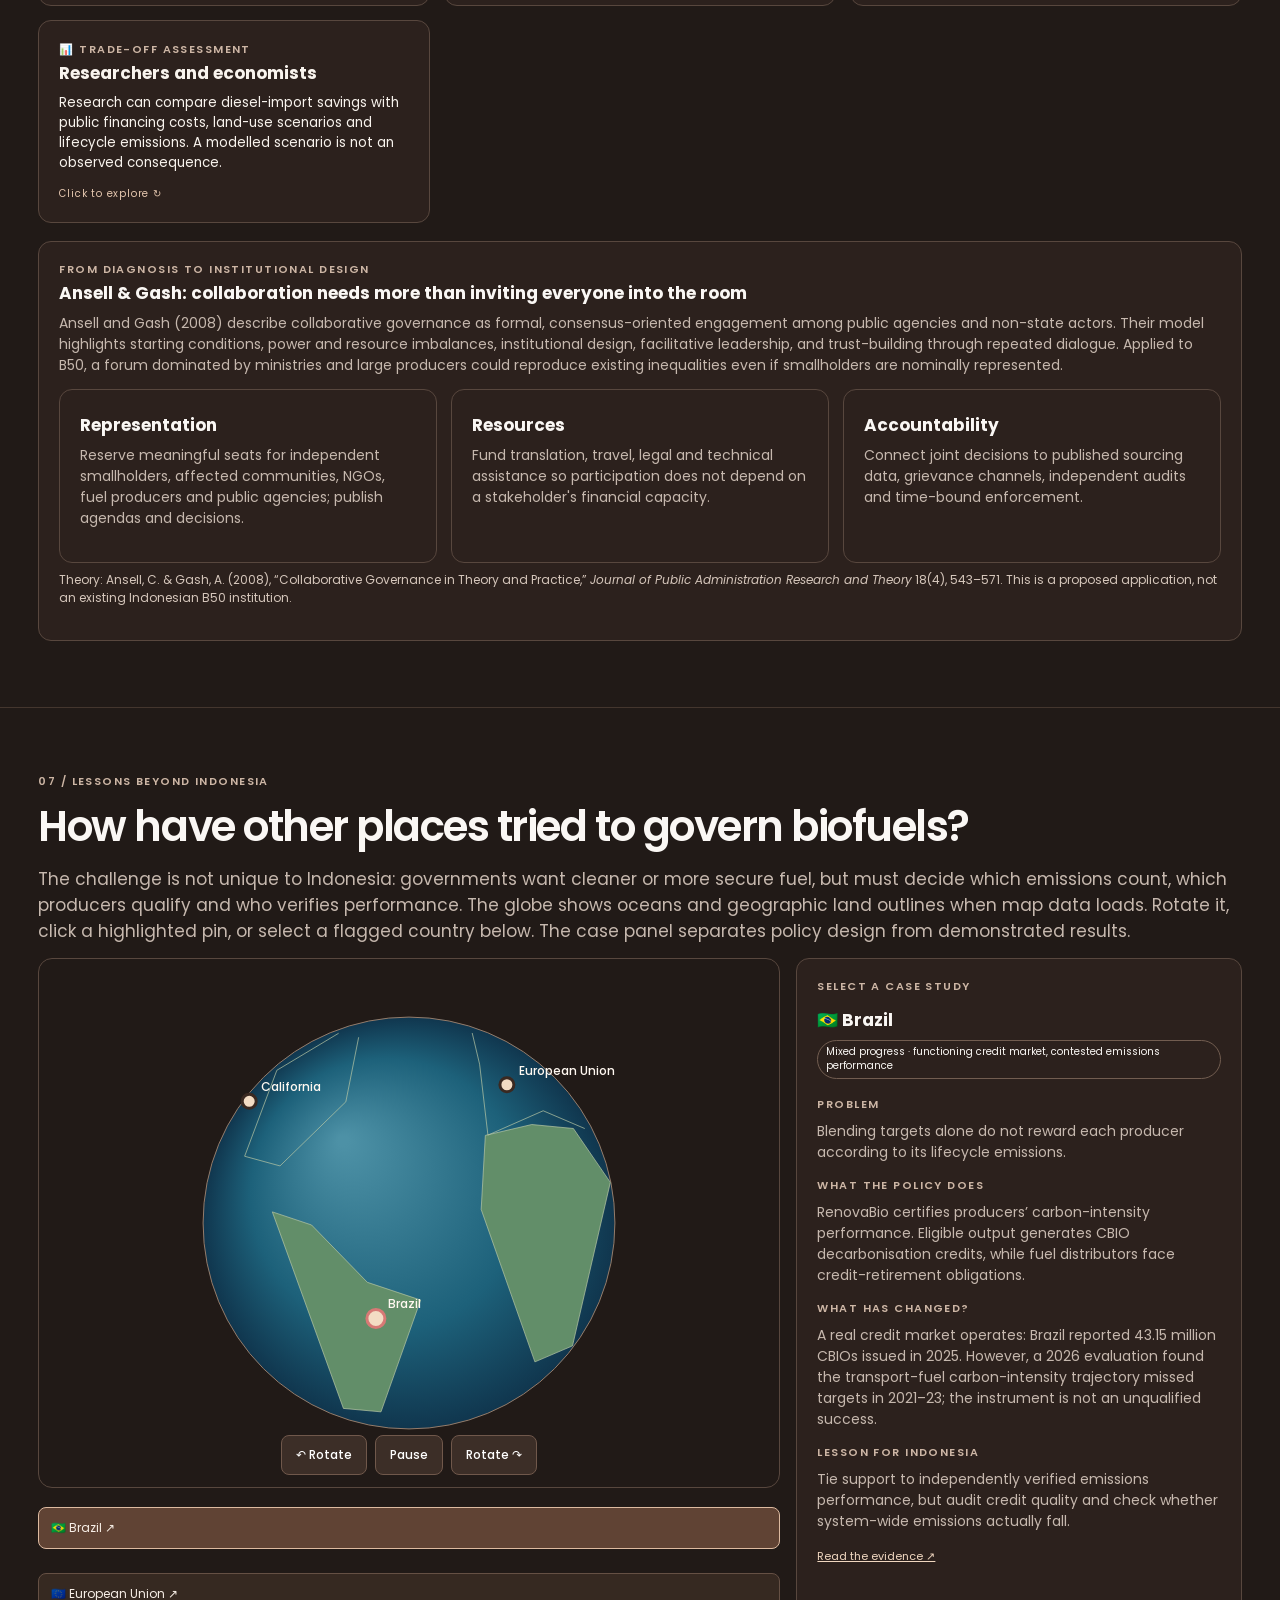
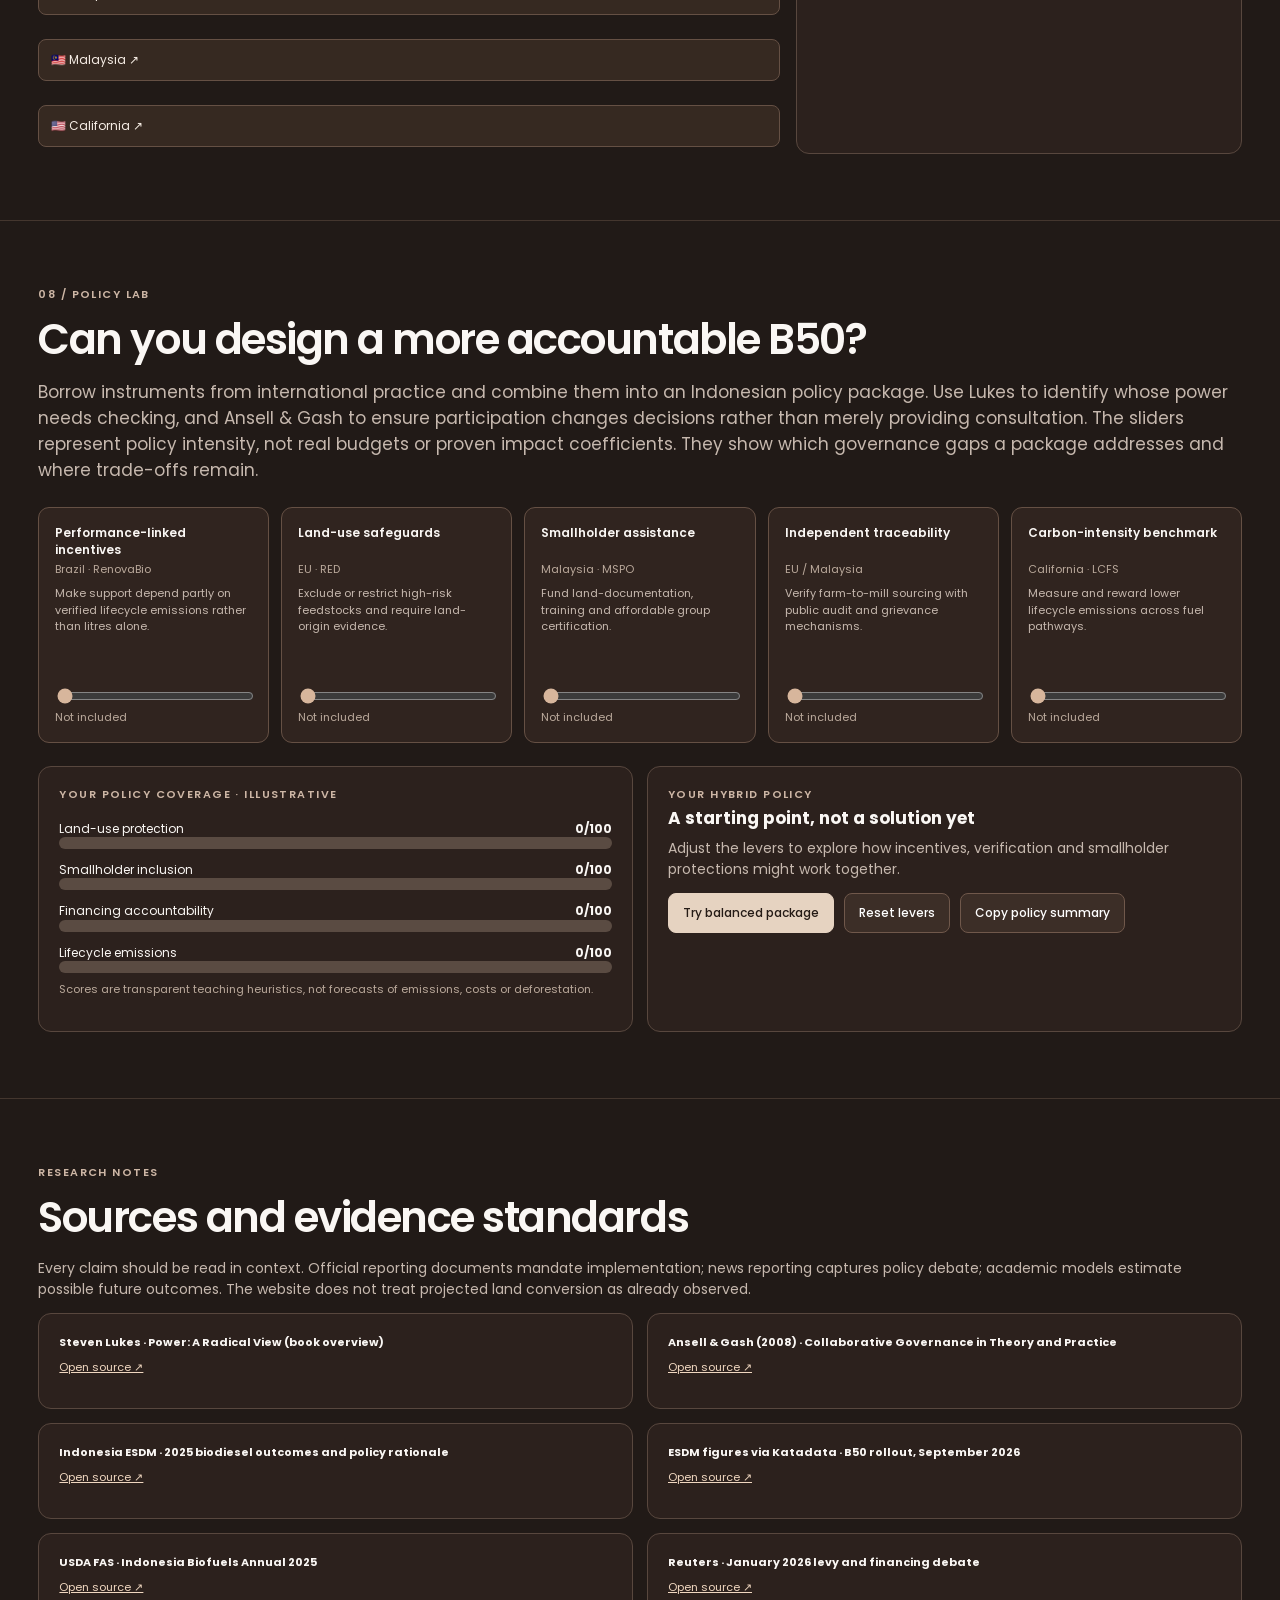
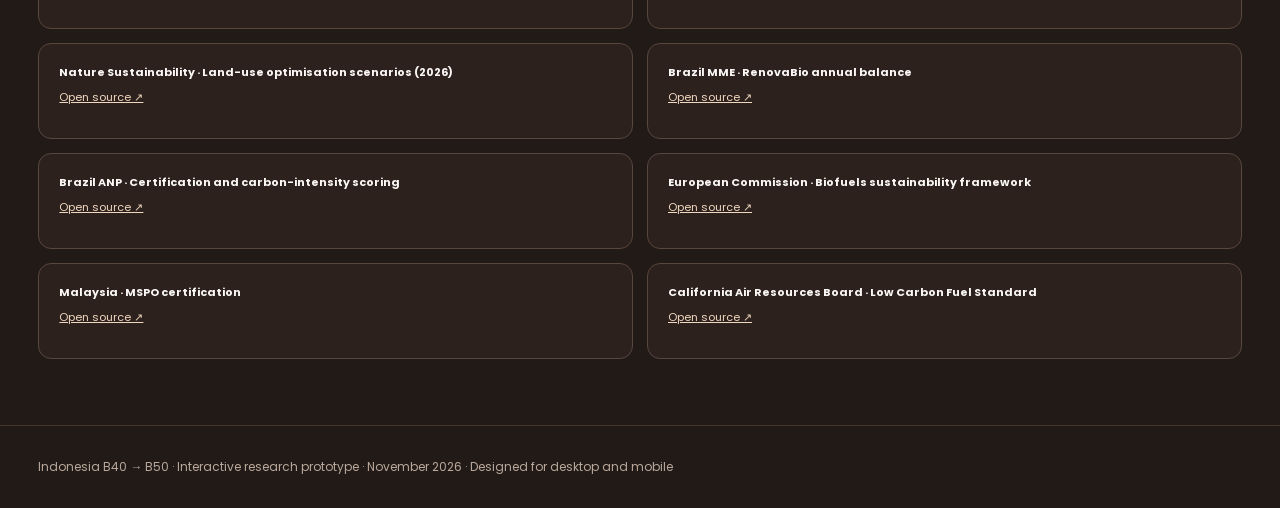
<file: b40-b50-power-atlas-v7.html>
<!doctype html><html lang="en"><head><meta charset="utf-8"><meta name="viewport" content="width=device-width,initial-scale=1"><title>Indonesia B40 → B50 | Power chains</title><link rel="preconnect" href="https://fonts.googleapis.com"><link rel="preconnect" href="https://fonts.gstatic.com" crossorigin><link href="https://fonts.googleapis.com/css2?family=Poppins:wght@400;500;600;700&display=swap" rel="stylesheet"><style>
:root{--bg:#211a17;--surface:#2c211d;--surface2:#382a24;--line:#58473e;--text:#faf7f4;--muted:#c6b8ae;--cream:#e6d3c1;--red:#d77975;--amber:#dfad76;--yellow:#e3d77c;--cyan:#8bc4c1;--purple:#c8a8d8}*{box-sizing:border-box}html{scroll-behavior:smooth}body,button,input,select,textarea,svg text{font-family:'Poppins',sans-serif!important}body{margin:0;background:var(--bg);color:var(--text);font-size:14px;line-height:1.45}button{cursor:pointer}a{color:#f0d7c0}p{margin:8px 0 13px;color:var(--muted);line-height:1.5}header{position:sticky;top:0;z-index:30;background:#211a17f5;border-bottom:1px solid var(--line);backdrop-filter:blur(12px)}nav{max-width:1420px;margin:auto;padding:16px 30px;display:flex;gap:22px;justify-content:flex-end;flex-wrap:wrap}nav a{font-size:12px;text-decoration:none;color:var(--muted)}nav a:hover{color:white}.wrap{max-width:1420px;margin:auto;padding:0 30px}section{padding:66px 0;border-bottom:1px solid #44362e}.hero{padding:78px 0 64px;background:radial-gradient(ellipse at 80% 10%,#4a3328 0%,#211a17 60%)}.ey{font-size:11px;letter-spacing:.13em;font-weight:600;color:#cdb6a5;text-transform:uppercase}h1{font-size:clamp(36px,5vw,68px);line-height:1.12;letter-spacing:-.05em;font-weight:600;max-width:1020px;margin:18px 0}h2{font-size:clamp(27px,3.3vw,43px);letter-spacing:-.035em;line-height:1.22;margin:11px 0 15px;font-weight:600}h3{font-size:17px;margin:4px 0 9px;line-height:1.3}strong{color:var(--text)}.lead{font-size:17px;max-width:850px}.btn,.chip{background:#3c2e27;color:white;border:1px solid #70584b;padding:10px 14px;border-radius:8px;font-size:12px;font-weight:500}.btn:hover,.chip:hover{background:#554034}.chip.active,.btn.primary{background:#e6d3c1;color:#251b16;border-color:#e6d3c1}.row{display:flex;gap:10px;flex-wrap:wrap;align-items:center}.grid{display:grid;gap:14px}.two{grid-template-columns:repeat(2,minmax(0,1fr))}.three{grid-template-columns:repeat(3,minmax(0,1fr))}.card{border:1px solid var(--line);background:var(--surface);border-radius:13px;padding:20px}.muted{color:var(--muted)}.tiny{font-size:11px;color:#baa99b}.note{font-size:12px;color:#d5c6bb}.pill{font-size:10px;padding:4px 8px;border:1px solid #725d50;border-radius:40px}.process{display:grid;grid-template-columns:repeat(5,1fr);gap:12px;margin:23px 0}.process .card{text-align:center;min-height:135px;display:flex;flex-direction:column;justify-content:center;align-items:center;gap:8px;transition:transform .2s,background .2s}.process .card:hover{transform:translateY(-7px);background:#443127}.ico{font-size:26px}.blend{height:24px;background:#74685f;border-radius:6px;overflow:hidden;display:flex;margin:14px 0}.blend>div{background:var(--cream);transition:width .3s}.layout{display:grid;grid-template-columns:minmax(0,1fr) 345px;gap:16px}.stage{position:relative;height:580px;border:1px solid var(--line);border-radius:13px;overflow:hidden;background-color:#281f1b;background-image:linear-gradient(#ffffff08 1px,transparent 1px),linear-gradient(90deg,#ffffff08 1px,transparent 1px);background-size:32px 32px;touch-action:none;cursor:grab}.world{position:absolute;left:0;top:0;width:1200px;height:660px;transform-origin:0 0}.node{position:absolute;width:178px;min-height:86px;padding:13px;text-align:left;background:linear-gradient(135deg,#503a30,#332720);border:1px solid #8a6d5c;border-radius:10px;box-shadow:7px 8px 0 #0e0b0a90;color:white;transition:filter .15s,box-shadow .15s}.node:hover,.node.selected{filter:brightness(1.25);box-shadow:7px 8px 0 #0e0b0a90,0 0 0 2px #dfc2a8}.node .name{display:block;font-weight:600;font-size:12px;margin:4px 0}.node small{color:#dac9be;font-size:10px}.dot{position:absolute;right:12px;top:11px;width:11px;height:11px;border-radius:50%}.high{background:var(--red)}.mid{background:var(--amber)}.low{background:var(--yellow)}.netpath{fill:none;stroke-width:3;stroke-linecap:round;stroke-linejoin:round}.netpath.material{stroke:var(--cream)}.netpath.money{stroke:var(--cyan);stroke-dasharray:9 6}.netpath.authority{stroke:var(--purple);stroke-dasharray:3 8}.netpath.hidden{opacity:.06}.stage svg{position:absolute;inset:0;overflow:visible}.legend{display:flex;flex-wrap:wrap;gap:16px;margin:12px 0;color:#d7c6bb;font-size:11px}.legend span:before{content:' ';display:inline-block;width:20px;height:3px;margin-right:7px;vertical-align:middle;background:var(--cream)}.legend .m:before{background:var(--cyan)}.legend .a:before{background:var(--purple)}.flipgrid{display:grid;grid-template-columns:repeat(3,minmax(0,1fr));gap:15px;margin:26px 0}.flip{height:280px;perspective:1200px;cursor:pointer;border:0;background:none;color:white;text-align:left;padding:0}.flipinner{width:100%;height:100%;position:relative;transform-style:preserve-3d;transition:transform .65s}.flip:hover .flipinner{filter:brightness(1.12)}.flip.flipped .flipinner{transform:rotateY(180deg)}.face{position:absolute;inset:0;backface-visibility:hidden;background:linear-gradient(145deg,#49352b,#2d221e);border:1px solid #765b4d;border-radius:13px;padding:20px;display:flex;flex-direction:column;justify-content:space-between;overflow:auto}.face.back{transform:rotateY(180deg);background:#423026}.face h3{font-size:17px}.face p{font-size:12px}.tag{font-size:10px;letter-spacing:.08em;color:#e4c6ae}.maplayout{display:grid;grid-template-columns:minmax(0,1.25fr) minmax(310px,.75fr);gap:16px}.globeBox{height:530px;background:radial-gradient(circle at 50% 50%,#3b2d25,#211a17 73%);border:1px solid var(--line);border-radius:14px;position:relative;overflow:hidden}.globeBox canvas{width:100%;height:100%;display:block;cursor:grab}.globecontrols{position:absolute;bottom:12px;left:12px;right:12px;display:flex;justify-content:center;gap:8px;pointer-events:none}.globecontrols button{pointer-events:auto}.country{display:flex;justify-content:space-between;align-items:center;width:100%;padding:11px 12px;border:1px solid #655044;border-radius:8px;background:#362921;color:#f7eee6;text-align:left;font-size:12px;margin:7px 0}.country.active{background:#604334;border-color:#ddbaa0}.lab{display:grid;grid-template-columns:repeat(5,minmax(0,1fr));gap:12px;margin:23px 0}.lever{background:#30241f;border:1px solid #655044;border-radius:11px;padding:16px}.lever label{font-size:12px;font-weight:600;display:block;min-height:38px}.lever p{font-size:11px;min-height:88px}input[type=range]{width:100%;accent-color:#d7b69c}.bars{display:grid;gap:12px}.score{height:12px;border-radius:6px;background:#5a4b42;overflow:hidden}.score>div{height:100%;background:#dfc3a8;transition:width .3s}.source{font-size:11px;line-height:1.5}.source a{word-break:break-word}.footer{padding:32px 0;color:#b9a89b;font-size:12px}@media(max-width:1000px){.layout,.maplayout{grid-template-columns:1fr}.lab{grid-template-columns:repeat(2,1fr)}.process{grid-template-columns:repeat(3,1fr)}.flipgrid{grid-template-columns:repeat(2,1fr)}}@media(max-width:620px){.wrap{padding:0 16px}section{padding:48px 0}.process{grid-template-columns:repeat(2,1fr)}.flipgrid,.two,.three,.lab{grid-template-columns:1fr}.stage{height:450px}.globeBox{height:390px}nav{padding:13px;justify-content:center;gap:12px}}
.process .flip{height:235px;min-width:0}.process .face{padding:15px;text-align:left;align-items:flex-start;justify-content:space-between}.process .face h3{font-size:13px}.process .face p{font-size:11px;line-height:1.4;margin:5px 0}.process .ico{font-size:23px}.voice{cursor:pointer;transition:transform .18s,background .18s}.voice:hover{transform:translateY(-5px);background:#423027}.voice .detail{display:none}.voice.open .detail{display:block}.voice.open{border-color:#dfc3a8}.grid.three .card{min-height:0}.globeBox{background:radial-gradient(circle at 50% 45%,#30231e,#201915 75%)}@media(max-width:950px){.process{grid-template-columns:repeat(3,minmax(0,1fr))}}@media(max-width:620px){.process{grid-template-columns:repeat(2,minmax(0,1fr))}.process .flip{height:255px}} 
/* V6 layout and legibility */
.wrap{max-width:none;width:100%;padding-left:clamp(24px,3vw,58px);padding-right:clamp(24px,3vw,58px)}
.lead{max-width:none;width:100%;line-height:1.52}section>.wrap>p:not(.note){max-width:none} .process .flip{display:block;width:100%;height:260px;min-width:0;align-self:stretch}.process .flipinner{display:block;width:100%;height:100%}.process .face{display:flex;width:100%;height:100%;padding:18px}.process .face.back{background:#4c382e}.process .face strong{color:#fff}.process .face p{font-size:12px;line-height:1.45}.process .flip:hover{transform:translateY(-5px)}.voice h3,.voice strong,.voice .detail,.voice p{color:#f9f4ee!important}.voice.open{background:#443128!important}.voice{color:#f9f4ee!important}.voice .tag{color:#e4c6ae}.process .flipinner span{box-sizing:border-box} .timeline-detail{font-size:12px;line-height:1.5;color:#e9dcd1}.case-label{font-size:11px;letter-spacing:.05em;color:#e4c6ae}.flipgrid .flip{height:320px}.flipgrid .face.back p{font-size:12px}.globeBox{background:#211a17}
@media(max-width:1100px){.process{grid-template-columns:repeat(3,minmax(0,1fr))}}@media(max-width:650px){.process{grid-template-columns:1fr 1fr}.process .flip{height:290px}}

/* V7: accessible, immediate stage reveal; no mirrored 3D transitions */
.process{align-items:stretch;gap:12px}
.process .production-flip{appearance:none;display:block;width:100%;min-width:0;height:222px;padding:0;text-align:left;border:1px solid #765b4d;border-radius:14px;background:linear-gradient(145deg,#45332b,#30241f);color:#faf7f4;font:inherit;cursor:pointer;overflow:hidden;transition:transform .18s ease,border-color .18s ease,box-shadow .18s ease}
.process .production-flip:hover{transform:translateY(-4px);border-color:#d9b99f;box-shadow:0 10px 26px #100c0a55}
.process .production-flip:focus-visible{outline:2px solid #e6d3c1;outline-offset:3px}
.production-front,.production-back{height:100%;padding:19px;display:flex;flex-direction:column;align-items:flex-start;justify-content:flex-start;gap:8px}
.production-front[hidden],.production-back[hidden]{display:none!important}
.production-icon{font-size:24px;line-height:1.2;margin-bottom:12px}
.process .production-flip h3{font-size:15px;line-height:1.3;margin:0;font-weight:600;color:#fff}
.process .production-flip p{font-size:12px;line-height:1.48;margin:0;color:#d6c7bc}
.production-action{margin-top:auto;font-size:11px;color:#ead0b9;font-weight:500}
.production-kicker{font-size:10px;letter-spacing:.11em;color:#e6c6ac}
.production-back{background:#4a352b;gap:10px}
.production-question{margin-top:2px;padding-top:9px;border-top:1px solid #806355;display:flex;flex-direction:column;gap:3px;font-size:11px;line-height:1.35;color:#f2e5d9}
.production-question b{font-size:10px;text-transform:uppercase;letter-spacing:.06em;color:#f2d4ba}
@media(max-width:1100px){.process .production-flip{height:220px}}
@media(max-width:650px){.process .production-flip{height:220px}}
</style></head><body><header><nav><a href="#mandate">The mandate</a><a href="#palm-conflict">Palm oil conflicts</a><a href="#timeline">Timeline</a><a href="#network">Follow the power</a><a href="#tensions">What happened</a><a href="#voices">The debate</a><a href="#world">Global responses</a><a href="#lab">Policy lab</a><a href="#sources">Sources</a></nav></header><main><section class="hero"><div class="wrap"><div class="ey">Palm oil · biodiesel · political economy</div><h1>Exploring power chains behind Indonesia's move from B40 to B50</h1><p class="lead">Indonesia turns palm oil into transport fuel to reduce dependence on petroleum diesel. This atlas follows the crop, the money and the decisions behind that strategy—and asks whether the transition can deliver energy security without shifting environmental costs onto less powerful actors.</p><div class="row"><a class="btn primary" href="#mandate">Start with the fuel ↓</a><a class="btn" href="#network">Explore the network ↗</a></div></div></section>
<section id="mandate"><div class="wrap"><div class="ey">01 / The mandate</div><h2>First, how does palm oil become biodiesel?</h2><p class="lead">Oil palm fruit is processed into crude palm oil, which can be refined and chemically converted into fatty acid methyl esters (FAME). This biodiesel is blended with conventional petroleum diesel. Indonesia is the world's largest palm oil producer, so its established plantations, mills and refining industry make palm an accessible domestic feedstock—but also connect fuel policy to land use, food markets and commodity exports.</p><p class="note">Explore each stage to see what happens and who holds influence. Click a card to reveal more.</p><div class="process" id="productionCards"></div><div class="grid two"><div class="card"><div class="ey">Compare the mandated fuel mix</div><div class="row" style="margin-top:14px"><button class="chip active" id="b40">B40 · 2025</button><button class="chip" id="b50">B50 · 2026</button></div><div class="blend"><div id="biofill" style="width:40%"></div></div><div class="row" style="justify-content:space-between"><strong id="biotxt">40% palm-based biodiesel</strong><span id="dieseltxt">60% petroleum diesel</span></div><p id="blenddesc">B40 means 40% biodiesel and 60% petroleum diesel by volume. It was the mandated blend in 2025.</p></div><div class="card"><div class="ey">Why pursue the mandate?</div><h3>Why Indonesia uses palm oil instead of only imported diesel</h3><p>Indonesia already produces large quantities of palm oil and has mills, refineries and biodiesel factories. Turning part of that supply into fuel helps replace imported petroleum diesel and creates a domestic buyer for palm oil. The trade-off is that the same crop is also used in food and exports. More fuel demand can increase pressure on prices, farmland and forests unless supply grows through better yields and stronger safeguards. B50 changes the required blend, not automatically the amount of new land planted.</p><div class="source"><a target="_blank" rel="noopener" href="https://www.esdm.go.id/en/media-center/news-archives/mandatori-biodiesel-perkuat-ketahanan-energi-pemerintah-targetkan-stop-impor-solar-2026">ESDM: policy rationale ↗</a></div></div></div><p class="note" style="margin-top:17px">The underlying supply chain did not suddenly change at B50. Indonesia already regulated blending and supported biodiesel before 2026. The larger mandated share changes the pressure on this existing system.</p></div></section>
<section id="palm-conflict"><div class="wrap"><div class="ey">02 / The underlying controversy</div><h2>Why has palm oil been so contested in Indonesia?</h2><p class="lead">Oil palm produces a high quantity of vegetable oil per hectare compared with many alternatives. The controversy is not that the crop is inherently harmful: it is how plantations have expanded, whose land was converted, and who captures the benefits. Biodiesel links those long-running conflicts to national energy policy.</p><div class="grid three"><article class="card"><div class="ey">FORESTS & PEATLAND</div><h3>Conversion can create a large carbon debt</h3><p>Clearing forests removes habitat and carbon stores. Draining peat soils can release stored carbon and increase fire vulnerability. A litre of biodiesel is not automatically low-carbon if its feedstock is associated with major land-use emissions.</p><p class="note">Why B50 matters: additional feedstock demand may create pressure for expansion unless productivity and land safeguards hold.</p><a class="source" href="https://www.globalforestwatch.org/dashboards/country/IDN/" target="_blank" rel="noopener">Global Forest Watch · Indonesia ↗</a></article><article class="card"><div class="ey">LAND & LIVELIHOODS</div><h3>Plantation growth can intensify tenure disputes</h3><p>Plantation concessions can overlap customary land claims or areas used by local communities. Benefits such as jobs and market access can coexist with disputes over consent, compensation, water access and labour conditions.</p><p class="note">Why B50 matters: increased demand does not itself establish that any particular dispute was caused by biodiesel.</p><a class="source" href="https://www.hrw.org/report/2019/09/22/when-we-lost-forest-we-lost-everything/oil-palm-plantations-and-rights-violations" target="_blank" rel="noopener">Human Rights Watch · Indonesia cases ↗</a></article><article class="card"><div class="ey">FOOD & TRADE</div><h3>One commodity serves competing markets</h3><p>Palm oil is used in cooking oil, packaged foods, industrial products and biodiesel. When policy directs more feedstock into fuel, its effects on domestic prices and exports depend on harvests, stocks, trade policy and global prices.</p><p class="note">Why B50 matters: the opportunity cost of fuel demand becomes an explicit governance question.</p><a class="source" href="https://www.iea.org/reports/renewables-2024/renewable-fuels" target="_blank" rel="noopener">IEA · biofuels context ↗</a></article></div><div class="card" style="margin-top:16px"><h3>What is the causal question?</h3><p>Indonesia's palm-oil sector had deforestation, tenure and labour controversies long before B40. To evaluate the biodiesel mandate fairly, we must distinguish harms attributable to palm-oil production generally from additional pressures created by biodiesel demand, and from future outcomes that are only modelled.</p></div></div></section><section id="timeline"><div class="wrap"><div class="ey">03 / Policy chronology</div><h2>Why did Indonesia keep increasing its biodiesel mandate?</h2><p class="lead">Indonesia began mandatory biodiesel blending well before B40. Its policy evolved from creating a market for domestic palm-derived fuel to making that fuel a larger part of national diesel supply. This strengthened demand for producers, but also made feedstock availability, export-levy revenues, fuel quality and land-use safeguards increasingly important.</p><div class="grid three"><article class="card"><div class="ey">Before 2025</div><h3>Years of mandates built a subsidised biodiesel market</h3><p>Indonesia introduced progressively higher blending requirements over successive years. The export-levy-funded incentive mechanism helped eligible biodiesel suppliers cover part of the difference between biodiesel and petroleum-diesel reference prices. This matters because a mandate creates buyers, while financing determines which producers can supply them economically.</p></article><article class="card"><div class="ey">2025 · B40</div><h3>B40 expanded a guaranteed market—and its funding burden</h3><p>B40 took effect in 2025 and increased the share of FAME required in blended diesel. It expanded guaranteed domestic demand for palm-derived fuel, but producers still needed feedstock, fuel distributors needed reliable logistics, and the plantation fund needed sufficient levy revenue to support eligible supply. The central question is whether increased volume was matched by stronger environmental safeguards.</p></article><article class="card"><div class="ey">2026 · B50</div><h3>B50 raises the stakes for supply and financing</h3><p>B50 raises the FAME share to half of each litre of blended fuel. It does not create a new supply chain: it places greater demands on the existing one. That can reduce petroleum-diesel requirements, but may intensify competition for palm oil, pressure on the incentive fund and the importance of verifying plantation origin. These risks are conditional, not automatically observed damage.</p></article></div><p class="note">The distinction matters: announcing a mandate, beginning distribution and achieving full nationwide coverage are different milestones.</p></div></section><section id="network"><div class="wrap"><div class="ey">04 / Follow the power</div><h2>Defining power with Steven Lukes</h2><p class="lead">The physical product moves from growers to mills and fuel producers. Money follows a different route, including commercial payments and a palm-export-levy-funded incentive scheme. Authority flows through government mandates, financing rules and enforcement. <strong>Using Steven Lukes, power means more than making decisions: it also means keeping some issues off the agenda and shaping what people accept as legitimate.</strong> We assess actors through formal authority, control over finance or markets, and influence over the public narrative. These are qualitative interpretations, not measured scores.</p><div class="card" style="margin:18px 0"><div class="ey">The theoretical lens · Steven Lukes (1974; revised 2005)</div><div class="grid three" style="margin-top:12px"><div><h3>1. Decisions</h3><p>Who sets B50, determines eligibility and enforces the rules? Government has formal authority, while firms negotiate how the rules are implemented.</p></div><div><h3>2. The agenda</h3><p>Which concerns receive priority? Diesel imports and production volumes are visible policy goals; land rights, food prices and smallholder costs may receive less attention.</p></div><div><h3>3. Framing</h3><p>Who defines what counts as a successful transition? Energy-security narratives and environmental critiques compete to shape the meaning of “sustainable fuel.”</p></div></div><p class="note">Lukes provides questions to investigate; these examples are interpretations, not proof that a particular actor intentionally suppressed an issue. Source: Steven Lukes, <em>Power: A Radical View</em>.</p></div><div class="row" style="margin:18px 0"><button class="chip active" data-flow="material">1 · Palm & fuel</button><button class="chip" data-flow="money">2 · Money & incentives</button><button class="chip" data-flow="authority">3 · Rules & oversight</button><button class="chip" id="allflow">All layers</button><button class="chip" id="zoomout">−</button><button class="chip" id="reset">Reset</button><button class="chip" id="zoomin">+</button></div><div class="row" style="margin:8px 0 12px"><button class="chip" id="tour">▶ Guided tour: start with the growers</button><span class="note" id="tourStep">Step through one connection at a time, then explore freely.</span></div><p id="flowExplain" class="note">Start at the growers on the left. Follow the solid cream arrows to the right: fruit → crude palm oil → biodiesel → blended fuel. Select a node to see its role and bargaining power.</p><div class="legend"><span>Physical product</span><span class="m">Money / levies</span><span class="a">Rules / oversight</span><small>● <b style="color:var(--red)">high</b> · <b style="color:var(--amber)">medium</b> · <b style="color:var(--yellow)">lower</b> = indicative influence, not measured scores</small></div><div class="layout"><div class="stage" id="stage"><div class="world" id="networkWorld"><svg width="1200" height="660" viewBox="0 0 1200 660"><defs><marker id="arMat" markerWidth="9" markerHeight="9" refX="7" refY="3" orient="auto"><path d="M0 0 L7 3 L0 6" fill="none" stroke="#e6d3c1" stroke-width="1.5"/></marker><marker id="arMoney" markerWidth="9" markerHeight="9" refX="7" refY="3" orient="auto"><path d="M0 0 L7 3 L0 6" fill="none" stroke="#8bc4c1" stroke-width="1.5"/></marker><marker id="arAuth" markerWidth="9" markerHeight="9" refX="7" refY="3" orient="auto"><path d="M0 0 L7 3 L0 6" fill="none" stroke="#c8a8d8" stroke-width="1.5"/></marker></defs><g id="edges"></g></svg><div id="nodes"></div></div></div><aside class="card" style="align-self:stretch"><div class="ey">Actor dossier · click a node</div><h3 id="actorName" style="margin-top:16px">Independent smallholders</h3><p id="actorDesc">Grow oil palm fruit and sell it to traders or mills, often with limited leverage over prices and documentation.</p><div class="ey" style="margin-top:18px">Why this actor has influence</div><p id="actorPower">Smallholders are numerous but individually have limited control over prices, refinery access and the rules of subsidy eligibility.</p><div class="ey" style="margin-top:18px">Political question</div><p id="actorQuestion">Who pays for compliance and traceability when downstream buyers require proof of origin?</p><div class="ey" style="margin-top:18px">What this layer reveals</div><p id="layerLesson">The actors supplying the crop are not necessarily those setting prices, rules or financial incentives.</p></aside></div><p class="note" style="margin-top:15px">Use drag to pan and scroll or +/− to zoom. Choose one layer at a time. The left-to-right physical flow begins at growers; the money layer begins with exporters paying levies; the authority layer begins with government rule-setting. All arrows are directional and end at a named actor. This is a schematic of principal relationships, not a complete accounting of every commercial contract or government body.</p></div></section>
<section id="tensions"><div class="wrap"><div class="ey">05 / The evidence</div><h2>What happened under B40—and what could B50 make worse?</h2><p class="lead">B40 expanded domestic biodiesel use, but it operated within a palm-oil sector already facing land, financing and distributional controversies. The cards separate observed outcomes, disputes and projected risks. Hover to lift and click to reveal an expanded explanation, the causal connection and why it matters for B50. A sector-wide problem is not automatically caused by B40.</p><div class="flipgrid" id="flipgrid"></div><div class="card" style="background:#423026"><div class="ey">The transition to B50</div><h3>B40 exposed trade-offs. B50 increases their potential scale.</h3><p>Government reporting shows B50 distribution began in July 2026. By early September, roughly 94% of stations were distributing it, while some terminals were still completing the transition. Whether higher blending causes additional deforestation, food-price pressure or fiscal strain depends on supply responses and safeguards; these are risks to investigate, not predetermined outcomes.</p><a class="source" target="_blank" rel="noopener" href="https://databoks.katadata.co.id/en/energy/statistics/6aa255d28480f/biodiesel-utilization-in-indonesia-reaches-107-million-kl-as-of-september-2026">September 2026 ESDM figures via Katadata ↗</a></div></div></section>
<section id="voices"><div class="wrap"><div class="ey">06 / The political debate</div><h2>Who supports B50, and who questions it?</h2><p class="lead">Support for domestic biodiesel does not mean agreement about its pace, funding or environmental safeguards. Select a perspective to see what the actor wants, what it is concerned about and where its influence comes from. These are summaries of publicly discussed positions, not verbatim quotations or uniform positions of every member.</p><div class="grid three" id="voiceCards"></div><div class="card" style="margin-top:18px"><div class="ey">From diagnosis to institutional design</div><h3>Ansell &amp; Gash: collaboration needs more than inviting everyone into the room</h3><p>Ansell and Gash (2008) describe collaborative governance as formal, consensus-oriented engagement among public agencies and non-state actors. Their model highlights starting conditions, power and resource imbalances, institutional design, facilitative leadership, and trust-building through repeated dialogue. Applied to B50, a forum dominated by ministries and large producers could reproduce existing inequalities even if smallholders are nominally represented.</p><div class="grid three" style="margin-top:12px"><div class="card"><h3>Representation</h3><p>Reserve meaningful seats for independent smallholders, affected communities, NGOs, fuel producers and public agencies; publish agendas and decisions.</p></div><div class="card"><h3>Resources</h3><p>Fund translation, travel, legal and technical assistance so participation does not depend on a stakeholder's financial capacity.</p></div><div class="card"><h3>Accountability</h3><p>Connect joint decisions to published sourcing data, grievance channels, independent audits and time-bound enforcement.</p></div></div><p class="note">Theory: Ansell, C. &amp; Gash, A. (2008), “Collaborative Governance in Theory and Practice,” <em>Journal of Public Administration Research and Theory</em> 18(4), 543–571. This is a proposed application, not an existing Indonesian B50 institution.</p></div></div></section><section id="world"><div class="wrap"><div class="ey">07 / Lessons beyond Indonesia</div><h2>How have other places tried to govern biofuels?</h2><p class="lead">The challenge is not unique to Indonesia: governments want cleaner or more secure fuel, but must decide which emissions count, which producers qualify and who verifies performance. The globe shows oceans and geographic land outlines when map data loads. Rotate it, click a highlighted pin, or select a flagged country below. The case panel separates policy design from demonstrated results.</p><div class="maplayout"><div><div class="globeBox"><canvas id="globe" aria-label="Interactive geographic globe with country pins"></canvas><div class="globecontrols"><button class="chip" id="rotleft">↶ Rotate</button><button class="chip" id="rotpause">Pause</button><button class="chip" id="rotright">Rotate ↷</button></div></div><div id="countryButtons" class="row" style="margin-top:12px"></div></div><aside class="card"><div class="ey">Select a case study</div><h3 id="countryTitle" style="margin-top:14px">🇧🇷 Brazil · RenovaBio</h3><div class="pill" id="countryVerdict">Mixed progress</div><div class="ey" style="margin-top:18px">Problem</div><p id="countryProblem"></p><div class="ey" style="margin-top:15px">What the policy does</div><p id="countryPolicy"></p><div class="ey" style="margin-top:15px">What has changed?</div><p id="countryResult"></p><div class="ey" style="margin-top:15px">Lesson for Indonesia</div><p id="countryLesson"></p><a class="source" id="countrySource" target="_blank" rel="noopener">Read the evidence ↗</a></aside></div></div></section>
<section id="lab"><div class="wrap"><div class="ey">08 / Policy lab</div><h2>Can you design a more accountable B50?</h2><p class="lead">Borrow instruments from international practice and combine them into an Indonesian policy package. Use Lukes to identify whose power needs checking, and Ansell &amp; Gash to ensure participation changes decisions rather than merely providing consultation. The sliders represent policy intensity, not real budgets or proven impact coefficients. They show which governance gaps a package addresses and where trade-offs remain.</p><div class="lab" id="levers"></div><div class="grid two"><div class="card"><div class="ey">Your policy coverage · illustrative</div><div id="scoreBars" class="bars" style="margin-top:17px"></div><p class="tiny">Scores are transparent teaching heuristics, not forecasts of emissions, costs or deforestation.</p></div><div class="card"><div class="ey">Your hybrid policy</div><h3 id="policyName">A starting point, not a solution yet</h3><p id="policyText">Adjust the levers to explore how incentives, verification and smallholder protections might work together.</p><div class="row"><button class="btn primary" id="balanced">Try balanced package</button><button class="btn" id="clear">Reset levers</button><button class="btn" id="copy">Copy policy summary</button></div></div></div></div></section>
<section id="sources"><div class="wrap"><div class="ey">Research notes</div><h2>Sources and evidence standards</h2><p>Every claim should be read in context. Official reporting documents mandate implementation; news reporting captures policy debate; academic models estimate possible future outcomes. The website does not treat projected land conversion as already observed.</p><div class="grid two" id="sourceList"></div></div></section></main><div class="wrap footer">Indonesia B40 → B50 · Interactive research prototype · November 2026 · Designed for desktop and mobile</div>
<script>
const $=s=>document.querySelector(s),$$=s=>[...document.querySelectorAll(s)];$('#b40').onclick=()=>blend(40);$('#b50').onclick=()=>blend(50);function blend(n){$('#biofill').style.width=n+'%';$('#biotxt').textContent=n+'% palm-based biodiesel';$('#dieseltxt').textContent=(100-n)+'% petroleum diesel';$('#blenddesc').textContent=n===40?'B40 means 40% biodiesel and 60% petroleum diesel by volume. It was the mandated blend in 2025.':'B50 means equal volumes of biodiesel and petroleum diesel. Its 2026 rollout raises demand for biodiesel per litre of blended fuel, subject to actual fuel use.';$('#b40').classList.toggle('active',n===40);$('#b50').classList.toggle('active',n===50)}
const actors=[['farm','Independent smallholders','Fruit growers',65,80,'low','Smallholders grow fresh fruit bunches and often sell through intermediaries to mills.','Individual growers usually have limited control over prices, access to mills or formal requirements.','Who pays for documentation and traceability when downstream buyers demand proof of origin?'],['plant','Plantation companies','Large-scale growers',65,230,'high','Plantation companies produce fruit at scale and may own processing assets.','Land holdings, supply volume and vertical integration can give large firms negotiating and investment leverage.','How can environmental performance be verified across corporate and third-party suppliers?'],['mill','Mills & traders','Fruit aggregation / CPO',330,145,'high','Traders aggregate fruit; mills convert fresh fruit bunches into crude palm oil.','Mills are chokepoints: fruit must be processed quickly, giving nearby facilities influence over access and prices.','Can mills trace incoming fruit to farms and distinguish compliant from non-compliant supply?'],['fame','Refiners & FAME producers','Biodiesel manufacture',605,145,'high','Refiners prepare palm feedstock and biodiesel plants make FAME for fuel blending.','Licensed production capacity and access to procurement and incentives can create strong market influence.','Should financial support depend on verified environmental performance?'],['fuel','Fuel distributors / blenders','Mix and deliver fuel',900,145,'high','Fuel distributors blend biodiesel with petroleum diesel and supply fuel markets.','Distribution infrastructure and mandated offtake shape which fuel reaches consumers.','Who bears logistics, quality-control and price risks?'],['gov','Government / ESDM','Sets mandate and standards',65,440,'high','Government determines blend requirements, fuel standards and related policy frameworks.','It has formal rule-setting and enforcement authority, although implementation is shared among agencies.','How can the mandate be aligned with environmental and social safeguards?'],['bpdp','BPDP plantation fund','Administers levy-funded support',330,440,'high','The plantation fund administers export-levy-derived financing under applicable rules.','Control over incentive administration matters for who receives support and on what terms.','Can eligibility be linked to traceable, verified low-risk supply?'],['export','Exporters & levy payers','Finance source',605,440,'mid','Palm-product exporters pay applicable levies, helping finance the biodiesel incentive mechanism.','They influence trade and provide a key source of programme revenue, while levy rates affect export economics.','How does shifting the levy change incentives and competitiveness?'],['community','Communities & watchdogs','Bear impacts / scrutinise',900,440,'low','Local communities, workers, researchers and civil society can document land, water and labour impacts.','They may have knowledge and legal rights but less direct control over subsidy design and sourcing decisions.','Whose evidence counts when land or environmental harm is disputed?']];const nodes=$('#nodes');actors.forEach(a=>{let b=document.createElement('button');b.className='node';b.style.left=a[3]+'px';b.style.top=a[4]+'px';b.dataset.id=a[0];b.innerHTML='<span class="dot '+a[5]+'"></span><span class="name">'+a[1]+'</span><small>'+a[2]+'</small>';b.onclick=e=>{e.stopPropagation();selectActor(a[0])};nodes.append(b)});function selectActor(id){const a=actors.find(x=>x[0]===id);$$('.node').forEach(n=>n.classList.toggle('selected',n.dataset.id===id));$('#actorName').textContent=a[1];$('#actorDesc').textContent=a[6];$('#actorPower').textContent=a[7];$('#actorQuestion').textContent=a[8]}selectActor('farm');
const edges=[['farm','mill','material'],['plant','mill','material'],['mill','fame','material'],['fame','fuel','material'],['export','bpdp','money'],['bpdp','fame','money'],['fuel','fame','money'],['fame','mill','money'],['mill','farm','money'],['mill','plant','money'],['gov','bpdp','authority'],['gov','fame','authority'],['gov','fuel','authority'],['gov','mill','authority'],['community','gov','authority']];const center=id=>{let a=actors.find(x=>x[0]===id);return [a[3]+89,a[4]+43]};const svg=$('#edges');edges.forEach(([from,to,kind])=>{let a=center(from),b=center(to),dx=b[0]-a[0],dy=b[1]-a[1],sx=a[0]+(dx>0?90:dx<0?-90:0),sy=a[1]+(Math.abs(dy)>Math.abs(dx)?(dy>0?43:-43):0),ex=b[0]+(dx>0?-90:dx<0?90:0),ey=b[1]+(Math.abs(dy)>Math.abs(dx)?(dy>0?-43:43):0);let path=document.createElementNS('http://www.w3.org/2000/svg','path');path.setAttribute('d',`M${sx} ${sy} L${sx+(ex-sx)*.48} ${sy} L${sx+(ex-sx)*.48} ${ey} L${ex} ${ey}`);path.setAttribute('class','netpath '+kind);path.setAttribute('marker-end','url(#ar'+({material:'Mat',money:'Money',authority:'Auth'}[kind])+')');path.dataset.kind=kind;svg.append(path)});const explanations={material:'Start with the growers on the left. Solid cream arrows follow fresh fruit into mills, palm oil into biodiesel plants and biodiesel into fuel blending. This layer reveals dependence on mills and processing capacity.',money:'Follow the teal dashed arrows: exporters pay levies into BPDP, which administers support to eligible biodiesel producers. Separate commercial payments flow back along the chain. Not every producer or fuel sale receives the same subsidy.',authority:'Follow the purple dotted arrows: government sets rules for the fund, producers, distributors and sectoral compliance. Communities and watchdogs can press claims toward regulators but do not control the mandate.'};function setFlow(kind){$$('[data-flow]').forEach(b=>b.classList.toggle('active',b.dataset.flow===kind));$('#allflow').classList.toggle('active',kind==='all');$$('.netpath').forEach(p=>p.classList.toggle('hidden',kind!=='all'&&p.dataset.kind!==kind));$('#flowExplain').textContent=kind==='all'?'All three layers are visible. Follow the cream arrows for palm oil, teal for financing and purple for authority. Select any actor to see who controls what.':explanations[kind];$('#layerLesson').textContent=kind==='all'?'The same actors participate in different relationships: supplying fuel does not necessarily mean controlling finance or rules.':explanations[kind]}$$('[data-flow]').forEach(b=>b.onclick=()=>setFlow(b.dataset.flow));$('#allflow').onclick=()=>setFlow('all');setFlow('material');let scale=.82,px=5,py=30,drag=false,lastX=0,lastY=0;const stage=$('#stage'),world=$('#networkWorld');function transform(){world.style.transform=`translate(${px}px,${py}px) scale(${scale})`}transform();function zoom(f){scale=Math.max(.45,Math.min(1.7,scale*f));transform()}$('#zoomin').onclick=()=>zoom(1.2);$('#zoomout').onclick=()=>zoom(1/1.2);$('#reset').onclick=()=>{scale=.82;px=5;py=30;transform()};stage.addEventListener('wheel',e=>{e.preventDefault();zoom(e.deltaY<0?1.09:.91)},{passive:false});stage.addEventListener('pointerdown',e=>{if(e.target.closest('.node'))return;drag=true;lastX=e.clientX;lastY=e.clientY;stage.setPointerCapture(e.pointerId)});stage.addEventListener('pointermove',e=>{if(!drag)return;px+=e.clientX-lastX;py+=e.clientY-lastY;lastX=e.clientX;lastY=e.clientY;transform()});stage.addEventListener('pointerup',()=>drag=false);stage.addEventListener('pointercancel',()=>drag=false);
const cases=[['2025 / MEASURED','14.2 million kL of B40 demand: who supplied it, and at what cost?','The government reported 14.2 million kilolitres of biodiesel use in 2025 under B40. This shows real demand for domestic feedstock, but it does not by itself measure land conversion.','B50 can raise required biodiesel per litre of blended diesel. Whether total palm demand increases depends on consumption, inventories and sourcing.','https://www.esdm.go.id/en/media-center/news-archives/mandatori-biodiesel-perkuat-ketahanan-energi-pemerintah-targetkan-stop-impor-solar-2026'],['2025–26 / FINANCING DEBATE','Export-levy funds faced pressure','In January 2026 officials discussed raising palm-oil export levies as fund reserves tightened. The incentive bridges part of the biodiesel–diesel price gap for eligible supply, making oil and palm prices politically important.','A higher mandate can increase the need for financing when biodiesel costs more than petroleum diesel. The actual cost depends on prices and eligibility.','https://ca.marketscreener.com/news/indonesia-mulls-palm-oil-export-levy-hike-to-support-biodiesel-mandate-ce7e59ddd98bf021'],['2025 / DISTRIBUTION','Not all blending segments had equal support','A USDA 2025 report noted that B40 distribution was progressing despite no subsidy for the non-public-service-obligation segment at that time. Support arrangements differ across parts of the market.','B50 creates additional logistics and cost questions. A uniform blending requirement does not imply identical financial support for all participants.','https://apps.fas.usda.gov/newgainapi/api/Report/DownloadReportByFileName?fileName=Biofuels+Annual_Jakarta_Indonesia_ID2025-0029.pdf'],['SECTORAL / LONG-STANDING','Land conversion and peatland risks persist','Palm oil expansion has been associated with deforestation, peatland damage and land disputes. These are broader sectoral harms; they should not be attributed automatically to B40.','A 2026 Nature Sustainability study modelled 4.85–8.55 million hectares of land conversion under its B50-target scenario by 2030. This is scenario-based, not observed B50 damage.','https://www.nature.com/articles/s41893-026-01923-7'],['2026 / IMPLEMENTATION','B50 rollout required a transition period','ESDM data reported B50 distribution from July 2026, with 94% of fuel stations distributing it by early September and some fuel terminals still transitioning.','Technical compatibility, blending logistics and quality controls matter more as the mandated share rises; rollout is evidence of implementation, not proof of net environmental benefit.','https://databoks.katadata.co.id/en/energy/statistics/6aa255d28480f/biodiesel-utilization-in-indonesia-reaches-107-million-kl-as-of-september-2026'],['STRUCTURAL / EQUITY','Smallholder traceability remains difficult','Smallholders often face documentation, legal-title, finance and intermediary constraints in palm supply chains. These are long-standing inclusion concerns, not a measured consequence unique to B40.','Stricter sourcing conditions under B50 could either exclude smaller growers or improve their market access—depending on whether assistance accompanies enforcement.','https://www.nature.com/articles/s41893-026-01923-7']];cases.forEach((c,i)=>{let b=document.createElement('button');b.className='flip';b.setAttribute('aria-label','Flip case: '+c[1]);b.innerHTML=`<div class="flipinner"><div class="face"><span class="tag">${c[0]}</span><div><div style="font-size:26px;margin-bottom:14px">${['◈','◎','↔','♧','⚙','▤'][i]}</div><h3>${c[1]}</h3><p>${c[2]}</p></div><span class="tiny">Click for B50 implications ↻</span></div><div class="face back"><span class="tag">WHAT CHANGES UNDER B50?</span><div><h3>${c[1]}</h3><p>${c[3]}</p><a class="source" target="_blank" rel="noopener" href="${c[4]}" onclick="event.stopPropagation()">Evidence / source ↗</a></div><span class="tiny">Click to return ↻</span></div></div>`;b.onclick=()=>b.classList.toggle('flipped');$('#flipgrid').append(b)});
const countries=[{name:'Brazil',lat:-15.8,lon:-47.9,problem:'Blending targets alone do not reward each producer according to its lifecycle emissions.',policy:'RenovaBio certifies producers’ carbon-intensity performance. Eligible output generates CBIO decarbonisation credits, while fuel distributors face credit-retirement obligations.',result:'A real credit market operates: Brazil reported 43.15 million CBIOs issued in 2025. However, a 2026 evaluation found the transport-fuel carbon-intensity trajectory missed targets in 2021–23; the instrument is not an unqualified success.',lesson:'Tie support to independently verified emissions performance, but audit credit quality and check whether system-wide emissions actually fall.',url:'https://www.gov.br/mme/pt-br/assuntos/secretarias/petroleo-gas-natural-e-biocombustiveis/renovabio-1/balanco-renovabio'}, {name:'European Union',lat:50.8,lon:10.5,problem:'Some crop-based biofuels can appear low-carbon at the tailpipe while indirectly displacing agriculture into high-carbon land.',policy:'The Renewable Energy Directive uses sustainability and greenhouse-gas criteria, caps certain crop-based biofuels and provides for phase-down of high indirect-land-use-change-risk feedstocks.',result:'The safeguards are enacted, but indirect land-use change is difficult to measure and the treatment of palm oil remains contested. It is a governance response, not proof of zero leakage.',lesson:'Make land-use safeguards explicit and transparent, while recognising that certification cannot perfectly capture indirect effects.',url:'https://energy.ec.europa.eu/topics/renewable-energy/bioenergy/biofuels_en'}, {name:'Malaysia',lat:3.1,lon:101.7,problem:'Fragmented palm supply chains create traceability and sustainability-compliance gaps, particularly for independent growers.',policy:'Malaysian Sustainable Palm Oil (MSPO) certification establishes domestic sustainability standards and audit requirements across the palm sector.',result:'Certification infrastructure has expanded, but a certificate alone cannot demonstrate that all deforestation, land-rights or labour concerns are resolved. Independent scrutiny remains necessary.',lesson:'Pair mandatory standards with smallholder assistance, traceability support and credible third-party checks.',url:'https://mspo.org.my/'}, {name:'California',lat:38.6,lon:-121.5,problem:'A simple biofuel volume mandate does not distinguish fuels by full lifecycle carbon intensity.',policy:'The Low Carbon Fuel Standard sets declining fuel-carbon-intensity benchmarks and uses tradable credits to reward qualifying lower-carbon pathways.',result:'The programme has operated for years and has produced a measurable reduction in average reported fuel carbon intensity, although feedstock accounting and market impacts remain debated.',lesson:'Use carbon-intensity benchmarks and verified data rather than paying only for more litres of biofuel.',url:'https://ww2.arb.ca.gov/our-work/programs/low-carbon-fuel-standard'}];
// Geographic sphere: Natural Earth country outlines are fetched when online; fallback coastlines remain geographically positioned.
const canvas=$('#globe'),ctx=canvas.getContext('2d');let W=700,H=530,rotation=-35,tilt=12,auto=true,down=false,downX=0,downY=0,wasDrag=false,geo=null;const fallback=[[[ -168,72],[-130,70],[-125,50],[-100,25],[-82,25],[-65,47],[-95,73],[-168,72]],[[-81,12],[-67,10],[-50,-5],[-35,-10],[-52,-55],[-72,-55],[-81,12]],[[-11,36],[-17,15],[10,-35],[35,-34],[50,12],[32,32],[10,37],[-11,36]],[[-10,36],[5,60],[45,72],[100,70],[180,65],[145,35],[120,0],[95,5],[65,10],[42,30],[20,40],[-10,36]],[[112,-10],[155,-10],[154,-40],[114,-38],[112,-10]]];function project(lon,lat){let l=(lon-rotation)*Math.PI/180,p=lat*Math.PI/180,t=tilt*Math.PI/180;let x=Math.cos(p)*Math.sin(l),z=Math.cos(p)*Math.cos(l),y=Math.sin(p);return [x,y*Math.cos(t)-z*Math.sin(t),y*Math.sin(t)+z*Math.cos(t)]}function resizeGlobe(){let r=canvas.getBoundingClientRect();W=Math.max(300,r.width);H=Math.max(300,r.height);let d=devicePixelRatio||1;canvas.width=W*d;canvas.height=H*d;ctx.setTransform(d,0,0,d,0,0)}function drawRing(){let R=Math.min(W,H)*.39,cx=W/2,cy=H/2;ctx.clearRect(0,0,W,H);let g=ctx.createRadialGradient(cx-R*.32,cy-R*.4,5,cx,cy,R);g.addColorStop(0,'#4d91a6');g.addColorStop(.65,'#1d617a');g.addColorStop(1,'#10364e');ctx.beginPath();ctx.arc(cx,cy,R,0,Math.PI*2);ctx.fillStyle=g;ctx.fill();ctx.strokeStyle='#957c6a';ctx.lineWidth=1;ctx.stroke();ctx.save();ctx.beginPath();ctx.arc(cx,cy,R,0,Math.PI*2);ctx.clip();let polygons=geo||fallback;ctx.fillStyle='#b9b5a0';ctx.strokeStyle='#b8c8a5';ctx.lineWidth=.7;for(const poly of polygons){let pts=poly.map(p=>project(p[0],p[1]));if(pts.every(p=>p[2]>.03)){ctx.beginPath();pts.forEach((p,j)=>j?ctx.lineTo(cx+p[0]*R,cy-p[1]*R):ctx.moveTo(cx+p[0]*R,cy-p[1]*R));ctx.closePath();ctx.fillStyle='#628e69';ctx.fill();ctx.stroke()}else{for(let j=1;j<pts.length;j++){if(pts[j-1][2]<.02||pts[j][2]<.02)continue;ctx.beginPath();ctx.moveTo(cx+pts[j-1][0]*R,cy-pts[j-1][1]*R);ctx.lineTo(cx+pts[j][0]*R,cy-pts[j][1]*R);ctx.stroke()}}}ctx.restore();countries.forEach((c,i)=>{let p=project(c.lon,c.lat);if(p[2]<0)return;let x=cx+p[0]*R,y=cy-p[1]*R;ctx.beginPath();ctx.arc(x,y,selectedCountry===i?9:7,0,Math.PI*2);ctx.fillStyle='#f3dcc4';ctx.fill();ctx.lineWidth=3;ctx.strokeStyle=selectedCountry===i?'#d77975':'#3a2921';ctx.stroke();ctx.fillStyle='#fff8f1';ctx.font='500 12px Poppins';ctx.fillText(c.name,x+12,y-10)})}let selectedCountry=0;function chooseCountry(i){selectedCountry=i;let c=countries[i];$('#countryTitle').textContent=(['🇧🇷','🇪🇺','🇲🇾','🇺🇸'][i]||'🌍')+' '+c.name;$('#countryProblem').textContent=c.problem;$('#countryPolicy').textContent=c.policy;$('#countryResult').textContent=c.result;$('#countryLesson').textContent=c.lesson;$('#countrySource').href=c.url;$$('.country').forEach((b,j)=>b.classList.toggle('active',i===j));rotation=c.lon;drawRing()}countries.forEach((c,i)=>{let b=document.createElement('button');b.className='country';b.textContent=(['🇧🇷','🇪🇺','🇲🇾','🇺🇸'][i]||'🌍')+' '+c.name+'  ↗';b.onclick=()=>chooseCountry(i);$('#countryButtons').append(b)});canvas.addEventListener('pointerdown',e=>{down=true;downX=e.clientX;downY=e.clientY;wasDrag=false;auto=false;canvas.setPointerCapture(e.pointerId)});canvas.addEventListener('pointermove',e=>{if(!down)return;let dx=e.clientX-downX,dy=e.clientY-downY;if(Math.abs(dx)+Math.abs(dy)>3)wasDrag=true;rotation-=dx*.38;tilt=Math.max(-65,Math.min(65,tilt+dy*.2));downX=e.clientX;downY=e.clientY;drawRing()});canvas.addEventListener('pointerup',e=>{down=false;if(wasDrag)return;let r=canvas.getBoundingClientRect(),mx=e.clientX-r.left,my=e.clientY-r.top,R=Math.min(W,H)*.39,cx=W/2,cy=H/2;let closest=-1,dist=22;countries.forEach((c,i)=>{let p=project(c.lon,c.lat);if(p[2]<0)return;let d=Math.hypot(mx-(cx+p[0]*R),my-(cy-p[1]*R));if(d<dist){dist=d;closest=i}});if(closest>=0)chooseCountry(closest)});$('#rotleft').onclick=()=>{auto=false;rotation-=25;drawRing()};$('#rotright').onclick=()=>{auto=false;rotation+=25;drawRing()};$('#rotpause').onclick=()=>{auto=!auto;$('#rotpause').textContent=auto?'Pause':'Resume'};function animate(){if(auto){rotation+=.065;drawRing()}requestAnimationFrame(animate)}resizeGlobe();chooseCountry(0);animate();window.addEventListener('resize',()=>{resizeGlobe();drawRing()});fetch('https://raw.githubusercontent.com/datasets/geo-countries/master/data/countries.geojson').then(r=>r.json()).then(d=>{geo=[];for(let f of d.features){let g=f.geometry;if(!g)continue;let polys=g.type==='Polygon'?[g.coordinates]:g.type==='MultiPolygon'?g.coordinates:[];for(let poly of polys){let outer=poly[0];if(outer?.length)geo.push(outer.filter((_,i)=>i%Math.max(1,Math.floor(outer.length/220))===0))}}drawRing()}).catch(()=>{console.info('Detailed coastline data unavailable; simplified map displayed.');});
const instruments=[['Performance-linked incentives','Brazil · RenovaBio','Make support depend partly on verified lifecycle emissions rather than litres alone.'],['Land-use safeguards','EU · RED','Exclude or restrict high-risk feedstocks and require land-origin evidence.'],['Smallholder assistance','Malaysia · MSPO','Fund land-documentation, training and affordable group certification.'],['Independent traceability','EU / Malaysia','Verify farm-to-mill sourcing with public audit and grievance mechanisms.'],['Carbon-intensity benchmark','California · LCFS','Measure and reward lower lifecycle emissions across fuel pathways.']];const weights=[[.1,.2,.1,.3],[.65,.25,.05,.05],[.15,.65,.1,.1],[.5,.45,.05,.1],[.15,.05,.15,.65]];let levels=[0,0,0,0,0];instruments.forEach((a,i)=>{let div=document.createElement('div');div.className='lever';div.innerHTML=`<label>${a[0]}</label><div class="tiny">${a[1]}</div><p>${a[2]}</p><input type="range" min="0" max="3" value="0" step="1" aria-label="${a[0]}"><div class="tiny" id="lv${i}">Not included</div>`;div.querySelector('input').oninput=e=>{levels[i]=+e.target.value;updateLab()};$('#levers').append(div)});function updateLab(){let names=['Land-use protection','Smallholder inclusion','Financing accountability','Lifecycle emissions'],scores=names.map((_,j)=>Math.min(100,Math.round(levels.reduce((s,v,i)=>s+v/3*weights[i][j]*100,0))));$('#scoreBars').innerHTML=names.map((n,i)=>`<div><div class="row" style="justify-content:space-between;font-size:12px"><span>${n}</span><strong>${scores[i]}/100</strong></div><div class="score"><div style="width:${scores[i]}%"></div></div></div>`).join('');levels.forEach((v,i)=>$('#lv'+i).textContent=['Not included','Pilot','Targeted rollout','Full rollout'][v]);let active=levels.map((v,i)=>v?instruments[i][0].toLowerCase():null).filter(Boolean);$('#policyName').textContent=active.length?'Your proposed package: '+active.length+' instruments':'A starting point, not a solution yet';$('#policyText').textContent=active.length?'Your package combines '+active.join(', ')+'. These measures may improve accountability, but administrative cost, verification quality and political feasibility require separate assessment.':'Adjust the levers to explore how incentives, verification and smallholder protections might work together.'}$('#balanced').onclick=()=>{levels=[2,3,2,3,2];$$('.lever input').forEach((el,i)=>el.value=levels[i]);updateLab()};$('#clear').onclick=()=>{levels=[0,0,0,0,0];$$('.lever input').forEach(el=>el.value=0);updateLab()};$('#copy').onclick=()=>navigator.clipboard?.writeText($('#policyName').textContent+'\n'+$('#policyText').textContent);updateLab();
const sources=[['Steven Lukes · Power: A Radical View (book overview)','https://www.bloomsbury.com/uk/power-9780230580711/'],['Ansell & Gash (2008) · Collaborative Governance in Theory and Practice','https://doi.org/10.1093/jopart/mum032'],['Indonesia ESDM · 2025 biodiesel outcomes and policy rationale','https://www.esdm.go.id/en/media-center/news-archives/mandatori-biodiesel-perkuat-ketahanan-energi-pemerintah-targetkan-stop-impor-solar-2026'],['ESDM figures via Katadata · B50 rollout, September 2026','https://databoks.katadata.co.id/en/energy/statistics/6aa255d28480f/biodiesel-utilization-in-indonesia-reaches-107-million-kl-as-of-september-2026'],['USDA FAS · Indonesia Biofuels Annual 2025','https://apps.fas.usda.gov/newgainapi/api/Report/DownloadReportByFileName?fileName=Biofuels+Annual_Jakarta_Indonesia_ID2025-0029.pdf'],['Reuters · January 2026 levy and financing debate','https://ca.marketscreener.com/news/indonesia-mulls-palm-oil-export-levy-hike-to-support-biodiesel-mandate-ce7e59ddd98bf021'],['Nature Sustainability · Land-use optimisation scenarios (2026)','https://www.nature.com/articles/s41893-026-01923-7'],['Brazil MME · RenovaBio annual balance','https://www.gov.br/mme/pt-br/assuntos/secretarias/petroleo-gas-natural-e-biocombustiveis/renovabio-1/balanco-renovabio'],['Brazil ANP · Certification and carbon-intensity scoring','https://www.gov.br/anp/pt-br/assuntos/renovabio/certificacao-de-biocombustiveis'],['European Commission · Biofuels sustainability framework','https://energy.ec.europa.eu/topics/renewable-energy/bioenergy/biofuels_en'],['Malaysia · MSPO certification','https://mspo.org.my/'],['California Air Resources Board · Low Carbon Fuel Standard','https://ww2.arb.ca.gov/our-work/programs/low-carbon-fuel-standard']];sources.forEach(s=>{let d=document.createElement('div');d.className='card source';d.innerHTML=`<strong>${s[0]}</strong><p><a href="${s[1]}" target="_blank" rel="noopener">Open source ↗</a></p>`;$('#sourceList').append(d)});

const production=[
['🌴','Oil palm farms','Grow & harvest','Farmers sell fresh fruit to mills, often through traders. Fruit must be processed quickly.','Who can negotiate the farm-gate price?'],
['⚙','Palm oil mills','Extract crude oil','Mills press fruit into crude palm oil. Mixing fruit from different farms can obscure its origin.','Can buyers trace oil back to the farm?'],
['◇','Refining','Prepare the oil','Refineries process crude palm oil for fuel, food and industrial markets.','Who chooses which market receives the oil?'],
['⬡','FAME plants','Make biodiesel','Factories convert processed oil into FAME, the biodiesel blended into diesel.','Who qualifies for public incentives?'],
['▣','Fuel blending','Mix & distribute','Distributors blend FAME with petroleum diesel and deliver it to users.','Who pays for compliance and delivery?']];
production.forEach((a,i)=>{const b=document.createElement('button');b.type='button';b.className='production-flip';b.setAttribute('aria-label','Show details for '+a[1]);b.setAttribute('aria-expanded','false');b.innerHTML=`<div class="production-front"><span class="production-icon">${a[0]}</span><h3>${a[1]}</h3><p>${a[2]}</p><span class="production-action">Explore stage ↗</span></div><div class="production-back" hidden><span class="production-kicker">STAGE ${String(i+1).padStart(2,'0')} / 05</span><h3>${a[1]}</h3><p>${a[3]}</p><div class="production-question"><b>Power question</b><span>${a[4]}</span></div><span class="production-action">← Back to overview</span></div>`;b.addEventListener('click',()=>{const opened=b.classList.toggle('is-open');b.querySelector('.production-front').hidden=opened;b.querySelector('.production-back').hidden=!opened;b.setAttribute('aria-expanded',String(opened));b.setAttribute('aria-label',(opened?'Close details for ':'Show details for ')+a[1]);});$('#productionCards').append(b)});
const voices=[
['🇮🇩','Government / ESDM','Supports mandate','Energy security, domestic processing and replacing imported diesel are central stated objectives.','The state sets the blending target and can change technical or financial rules.','ESDM public statements and biodiesel policy releases.'],
['🌴','GAPKI · palm industry','Support with qualifications','The palm industry has incentives to expand domestic demand but also needs to protect export competitiveness and maintain supply. Association positions can vary across announcements.','Organised industry access to consultation and production information.','Check dated GAPKI statements and contemporary reporting before attributing a specific quote.'],
['⚙','APROBI · biofuel industry','Implementation focus','Biofuel producers benefit from a reliable market but have reasons to emphasise capacity, feedstock availability, plant readiness and financing certainty.','Producers control conversion capacity and have specialised technical knowledge.','APROBI statements and implementation reporting; positions are summarised, not quoted.'],
['🌳','Environmental NGOs','Critical of expansion risks','Environmental groups including Greenpeace have warned that greater crop-based fuel demand can intensify forest, peatland and food-versus-fuel pressures without credible safeguards.','Research, campaigns and public scrutiny can influence the policy agenda.','Greenpeace Indonesia and civil-society reporting; confirm each organisation’s own statement.'],
['👩‍🌾','Independent smallholders','Uneven interests','Higher palm demand may create sales opportunities, but small growers can face weak bargaining power, uncertain tenure and costly traceability requirements. There is no single smallholder position.','Collective organisations and access to buyers can strengthen negotiating capacity.','Smallholder studies and sectoral reporting; do not infer universal endorsement or opposition.'],
['🏘','Affected communities','Rights and local impacts','Communities may raise concerns about land tenure, waterways, labour and consultation where plantation expansion affects livelihoods. These are palm-sector concerns, not proof that B50 caused a particular dispute.','Local knowledge, legal claims and collective action can contest decisions, but formal authority is often limited.','Use named local case studies to establish specific claims.'],
['📊','Researchers and economists','Trade-off assessment','Research can compare diesel-import savings with public financing costs, land-use scenarios and lifecycle emissions. A modelled scenario is not an observed consequence.','Technical evidence may influence what policymakers count as success.','Bank Indonesia working papers and peer-reviewed studies.']];
voices.forEach(v=>{const b=document.createElement('button');b.className='card voice';b.style.textAlign='left';b.innerHTML=`<div class="ey">${v[0]} ${v[2]}</div><h3>${v[1]}</h3><p>${v[3]}</p><div class="detail"><div class="ey">How this actor exercises influence</div><p>${v[4]}</p><div class="ey">Evidence note</div><p>${v[5]}</p></div><div class="tag">Click to ${'explore'} ↻</div>`;b.onclick=()=>b.classList.toggle('open');$('#voiceCards').append(b)});
let tourIndex=-1;const tourStops=[['material','farm','Growers supply the fresh fruit bunches. Start here: without a reliable buyer or mill, fruit loses value quickly.'],['material','mill','Mills aggregate fruit and extract crude palm oil. This is a crucial point for prices and traceability.'],['material','fame','Biodiesel producers turn processed palm feedstock into FAME. They can be eligible for programme incentives.'],['money','fund','Export levies finance the plantation fund, which administers eligible biodiesel incentives. Follow the dashed money connections.'],['authority','gov','Government sets the blending mandate and associated rules. Ask who participates in those decisions.']];$('#tour').onclick=()=>{tourIndex=(tourIndex+1)%tourStops.length;const [flow,id,ex]=tourStops[tourIndex];const tab=document.querySelector('[data-flow="'+flow+'"]');if(tab)tab.click();const node=Array.from(document.querySelectorAll('.node')).find(n=>n.dataset.id===id)||document.querySelector('.node');if(node)node.click();$('#tourStep').textContent=`${tourIndex+1}/5 · ${ex}`;$('#tour').textContent=tourIndex===4?'↻ Restart guided tour':'Next connection →'};
const flags={'Brazil':'🇧🇷','European Union':'🇪🇺','Malaysia':'🇲🇾','California':'🇺🇸'};
const verdict={'Brazil':'Mixed progress · functioning credit market, contested emissions performance','European Union':'Implemented safeguards · indirect land-use effects remain disputed','Malaysia':'Certification scaled · verification and inclusion challenges remain','California':'Established credit market · accounting and feedstock debates persist'};
const previousChoose=chooseCountry;chooseCountry=function(i){previousChoose(i);const c=countries[i];$('#countryTitle').textContent=(flags[c.name]||'🌐')+' '+c.name;$('#countryVerdict').textContent=verdict[c.name]||'Evidence mixed'};
$$('.country').forEach((b,i)=>{b.textContent=(flags[countries[i].name]||'🌐')+' '+countries[i].name+' ↗'});chooseCountry(selectedCountry);
</script></body></html>
</file>
<file: css/styles.css>
:root{--bg:#211a17;--surface:#2c211d;--surface2:#382a24;--line:#58473e;--text:#faf7f4;--muted:#c6b8ae;--cream:#e6d3c1;--red:#d77975;--amber:#dfad76;--yellow:#e3d77c;--cyan:#8bc4c1;--purple:#c8a8d8}*{box-sizing:border-box}html{scroll-behavior:smooth}body,button,input,select,textarea,svg text{font-family:'Poppins',sans-serif!important}body{margin:0;background:var(--bg);color:var(--text);font-size:14px;line-height:1.45}button{cursor:pointer}a{color:#f0d7c0}p{margin:8px 0 13px;color:var(--muted);line-height:1.5}header{position:sticky;top:0;z-index:30;background:#211a17f5;border-bottom:1px solid var(--line);backdrop-filter:blur(12px)}nav{max-width:1420px;margin:auto;padding:16px 30px;display:flex;gap:22px;justify-content:flex-end;flex-wrap:wrap}nav a{font-size:12px;text-decoration:none;color:var(--muted)}nav a:hover{color:white}.wrap{max-width:1420px;margin:auto;padding:0 30px}section{padding:66px 0;border-bottom:1px solid #44362e}.hero{padding:78px 0 64px;background:radial-gradient(ellipse at 80% 10%,#4a3328 0%,#211a17 60%)}.ey{font-size:11px;letter-spacing:.13em;font-weight:600;color:#cdb6a5;text-transform:uppercase}h1{font-size:clamp(36px,5vw,68px);line-height:1.12;letter-spacing:-.05em;font-weight:600;max-width:1020px;margin:18px 0}h2{font-size:clamp(27px,3.3vw,43px);letter-spacing:-.035em;line-height:1.22;margin:11px 0 15px;font-weight:600}h3{font-size:17px;margin:4px 0 9px;line-height:1.3}strong{color:var(--text)}.lead{font-size:17px;max-width:850px}.btn,.chip{background:#3c2e27;color:white;border:1px solid #70584b;padding:10px 14px;border-radius:8px;font-size:12px;font-weight:500}.btn:hover,.chip:hover{background:#554034}.chip.active,.btn.primary{background:#e6d3c1;color:#251b16;border-color:#e6d3c1}.row{display:flex;gap:10px;flex-wrap:wrap;align-items:center}.grid{display:grid;gap:14px}.two{grid-template-columns:repeat(2,minmax(0,1fr))}.three{grid-template-columns:repeat(3,minmax(0,1fr))}.card{border:1px solid var(--line);background:var(--surface);border-radius:13px;padding:20px}.muted{color:var(--muted)}.tiny{font-size:11px;color:#baa99b}.note{font-size:12px;color:#d5c6bb}.pill{font-size:10px;padding:4px 8px;border:1px solid #725d50;border-radius:40px}.process{display:grid;grid-template-columns:repeat(5,1fr);gap:12px;margin:23px 0}.process .card{text-align:center;min-height:135px;display:flex;flex-direction:column;justify-content:center;align-items:center;gap:8px;transition:transform .2s,background .2s}.process .card:hover{transform:translateY(-7px);background:#443127}.ico{font-size:26px}.blend{height:24px;background:#74685f;border-radius:6px;overflow:hidden;display:flex;margin:14px 0}.blend>div{background:var(--cream);transition:width .3s}.layout{display:grid;grid-template-columns:minmax(0,1fr) 345px;gap:16px}.stage{position:relative;height:580px;border:1px solid var(--line);border-radius:13px;overflow:hidden;background-color:#281f1b;background-image:linear-gradient(#ffffff08 1px,transparent 1px),linear-gradient(90deg,#ffffff08 1px,transparent 1px);background-size:32px 32px;touch-action:none;cursor:grab}.world{position:absolute;left:0;top:0;width:1200px;height:660px;transform-origin:0 0}.node{position:absolute;width:178px;min-height:86px;padding:13px;text-align:left;background:linear-gradient(135deg,#503a30,#332720);border:1px solid #8a6d5c;border-radius:10px;box-shadow:7px 8px 0 #0e0b0a90;color:white;transition:filter .15s,box-shadow .15s}.node:hover,.node.selected{filter:brightness(1.25);box-shadow:7px 8px 0 #0e0b0a90,0 0 0 2px #dfc2a8}.node .name{display:block;font-weight:600;font-size:12px;margin:4px 0}.node small{color:#dac9be;font-size:10px}.dot{position:absolute;right:12px;top:11px;width:11px;height:11px;border-radius:50%}.high{background:var(--red)}.mid{background:var(--amber)}.low{background:var(--yellow)}.netpath{fill:none;stroke-width:3;stroke-linecap:round;stroke-linejoin:round}.netpath.material{stroke:var(--cream)}.netpath.money{stroke:var(--cyan);stroke-dasharray:9 6}.netpath.authority{stroke:var(--purple);stroke-dasharray:3 8}.netpath.hidden{opacity:.06}.stage svg{position:absolute;inset:0;overflow:visible}.legend{display:flex;flex-wrap:wrap;gap:16px;margin:12px 0;color:#d7c6bb;font-size:11px}.legend span:before{content:' ';display:inline-block;width:20px;height:3px;margin-right:7px;vertical-align:middle;background:var(--cream)}.legend .m:before{background:var(--cyan)}.legend .a:before{background:var(--purple)}.flipgrid{display:grid;grid-template-columns:repeat(3,minmax(0,1fr));gap:15px;margin:26px 0}.flip{height:280px;perspective:1200px;cursor:pointer;border:0;background:none;color:white;text-align:left;padding:0}.flipinner{width:100%;height:100%;position:relative;transform-style:preserve-3d;transition:transform .65s}.flip:hover .flipinner{filter:brightness(1.12)}.flip.flipped .flipinner{transform:rotateY(180deg)}.face{position:absolute;inset:0;backface-visibility:hidden;background:linear-gradient(145deg,#49352b,#2d221e);border:1px solid #765b4d;border-radius:13px;padding:20px;display:flex;flex-direction:column;justify-content:space-between;overflow:auto}.face.back{transform:rotateY(180deg);background:#423026}.face h3{font-size:17px}.face p{font-size:12px}.tag{font-size:10px;letter-spacing:.08em;color:#e4c6ae}.maplayout{display:grid;grid-template-columns:minmax(0,1.25fr) minmax(310px,.75fr);gap:16px}.globeBox{height:530px;background:radial-gradient(circle at 50% 50%,#3b2d25,#211a17 73%);border:1px solid var(--line);border-radius:14px;position:relative;overflow:hidden}.globeBox canvas{width:100%;height:100%;display:block;cursor:grab}.globecontrols{position:absolute;bottom:12px;left:12px;right:12px;display:flex;justify-content:center;gap:8px;pointer-events:none}.globecontrols button{pointer-events:auto}.country{display:flex;justify-content:space-between;align-items:center;width:100%;padding:11px 12px;border:1px solid #655044;border-radius:8px;background:#362921;color:#f7eee6;text-align:left;font-size:12px;margin:7px 0}.country.active{background:#604334;border-color:#ddbaa0}.lab{display:grid;grid-template-columns:repeat(5,minmax(0,1fr));gap:12px;margin:23px 0}.lever{background:#30241f;border:1px solid #655044;border-radius:11px;padding:16px}.lever label{font-size:12px;font-weight:600;display:block;min-height:38px}.lever p{font-size:11px;min-height:88px}input[type=range]{width:100%;accent-color:#d7b69c}.bars{display:grid;gap:12px}.score{height:12px;border-radius:6px;background:#5a4b42;overflow:hidden}.score>div{height:100%;background:#dfc3a8;transition:width .3s}.source{font-size:11px;line-height:1.5}.source a{word-break:break-word}.footer{padding:32px 0;color:#b9a89b;font-size:12px}@media(max-width:1000px){.layout,.maplayout{grid-template-columns:1fr}.lab{grid-template-columns:repeat(2,1fr)}.process{grid-template-columns:repeat(3,1fr)}.flipgrid{grid-template-columns:repeat(2,1fr)}}@media(max-width:620px){.wrap{padding:0 16px}section{padding:48px 0}.process{grid-template-columns:repeat(2,1fr)}.flipgrid,.two,.three,.lab{grid-template-columns:1fr}.stage{height:450px}.globeBox{height:390px}nav{padding:13px;justify-content:center;gap:12px}}
.process .flip{height:235px;min-width:0}.process .face{padding:15px;text-align:left;align-items:flex-start;justify-content:space-between}.process .face h3{font-size:13px}.process .face p{font-size:11px;line-height:1.4;margin:5px 0}.process .ico{font-size:23px}.voice{cursor:pointer;transition:transform .18s,background .18s}.voice:hover{transform:translateY(-5px);background:#423027}.voice .detail{display:none}.voice.open .detail{display:block}.voice.open{border-color:#dfc3a8}.grid.three .card{min-height:0}.globeBox{background:radial-gradient(circle at 50% 45%,#30231e,#201915 75%)}@media(max-width:950px){.process{grid-template-columns:repeat(3,minmax(0,1fr))}}@media(max-width:620px){.process{grid-template-columns:repeat(2,minmax(0,1fr))}.process .flip{height:255px}} 
/* V6 layout and legibility */
.wrap{max-width:none;width:100%;padding-left:clamp(24px,3vw,58px);padding-right:clamp(24px,3vw,58px)}
.lead{max-width:none;width:100%;line-height:1.52}section>.wrap>p:not(.note){max-width:none} .process .flip{display:block;width:100%;height:260px;min-width:0;align-self:stretch}.process .flipinner{display:block;width:100%;height:100%}.process .face{display:flex;width:100%;height:100%;padding:18px}.process .face.back{background:#4c382e}.process .face strong{color:#fff}.process .face p{font-size:12px;line-height:1.45}.process .flip:hover{transform:translateY(-5px)}.voice h3,.voice strong,.voice .detail,.voice p{color:#f9f4ee!important}.voice.open{background:#443128!important}.voice{color:#f9f4ee!important}.voice .tag{color:#e4c6ae}.process .flipinner span{box-sizing:border-box} .timeline-detail{font-size:12px;line-height:1.5;color:#e9dcd1}.case-label{font-size:11px;letter-spacing:.05em;color:#e4c6ae}.flipgrid .flip{height:320px}.flipgrid .face.back p{font-size:12px}.globeBox{background:#211a17}
@media(max-width:1100px){.process{grid-template-columns:repeat(3,minmax(0,1fr))}}@media(max-width:650px){.process{grid-template-columns:1fr 1fr}.process .flip{height:290px}}

/* V7: accessible, immediate stage reveal; no mirrored 3D transitions */
.process{align-items:stretch;gap:12px}
.process .production-flip{appearance:none;display:block;width:100%;min-width:0;height:222px;padding:0;text-align:left;border:1px solid #765b4d;border-radius:14px;background:linear-gradient(145deg,#45332b,#30241f);color:#faf7f4;font:inherit;cursor:pointer;overflow:hidden;transition:transform .18s ease,border-color .18s ease,box-shadow .18s ease}
.process .production-flip:hover{transform:translateY(-4px);border-color:#d9b99f;box-shadow:0 10px 26px #100c0a55}
.process .production-flip:focus-visible{outline:2px solid #e6d3c1;outline-offset:3px}
.production-front,.production-back{height:100%;padding:19px;display:flex;flex-direction:column;align-items:flex-start;justify-content:flex-start;gap:8px}
.production-front[hidden],.production-back[hidden]{display:none!important}
.production-icon{font-size:24px;line-height:1.2;margin-bottom:12px}
.process .production-flip h3{font-size:15px;line-height:1.3;margin:0;font-weight:600;color:#fff}
.process .production-flip p{font-size:12px;line-height:1.48;margin:0;color:#d6c7bc}
.production-action{margin-top:auto;font-size:11px;color:#ead0b9;font-weight:500}
.production-kicker{font-size:10px;letter-spacing:.11em;color:#e6c6ac}
.production-back{background:#4a352b;gap:10px}
.production-question{margin-top:2px;padding-top:9px;border-top:1px solid #806355;display:flex;flex-direction:column;gap:3px;font-size:11px;line-height:1.35;color:#f2e5d9}
.production-question b{font-size:10px;text-transform:uppercase;letter-spacing:.06em;color:#f2d4ba}
@media(max-width:1100px){.process .production-flip{height:220px}}
@media(max-width:650px){.process .production-flip{height:220px}}
</file>
